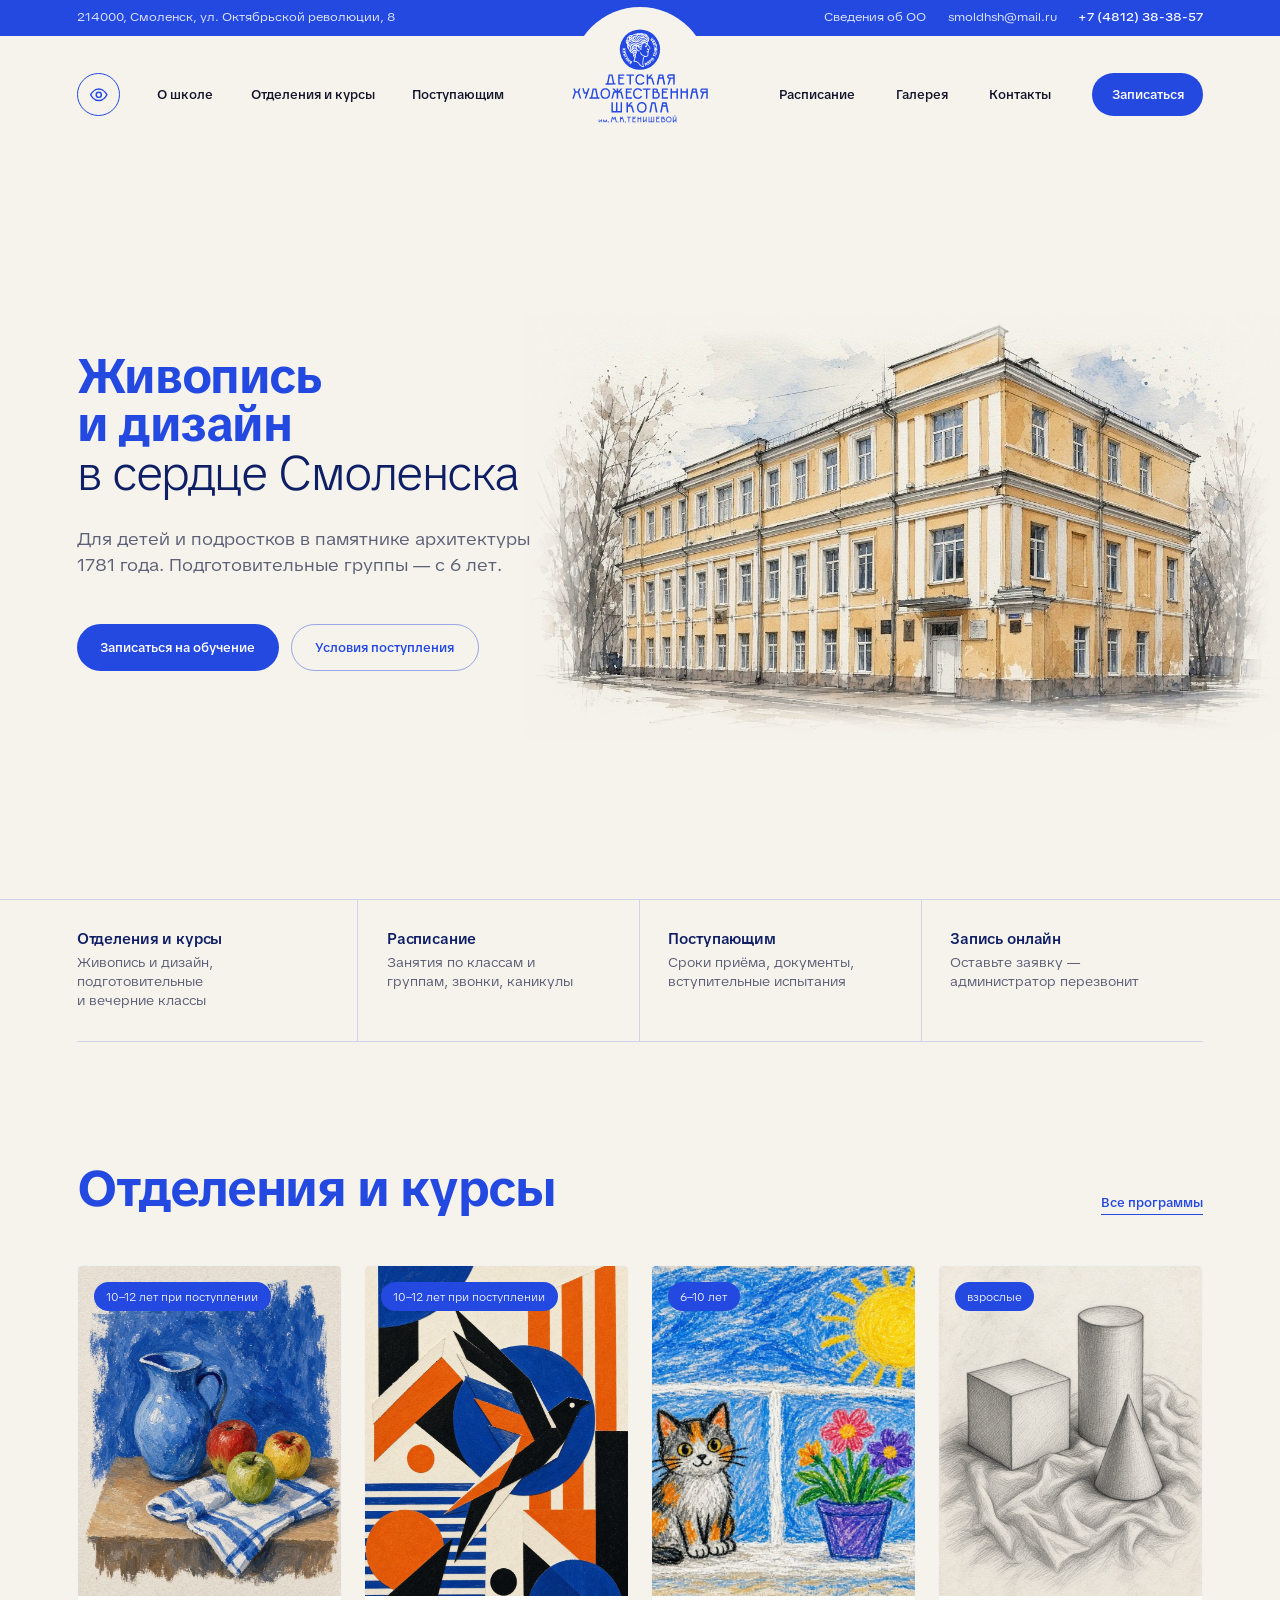
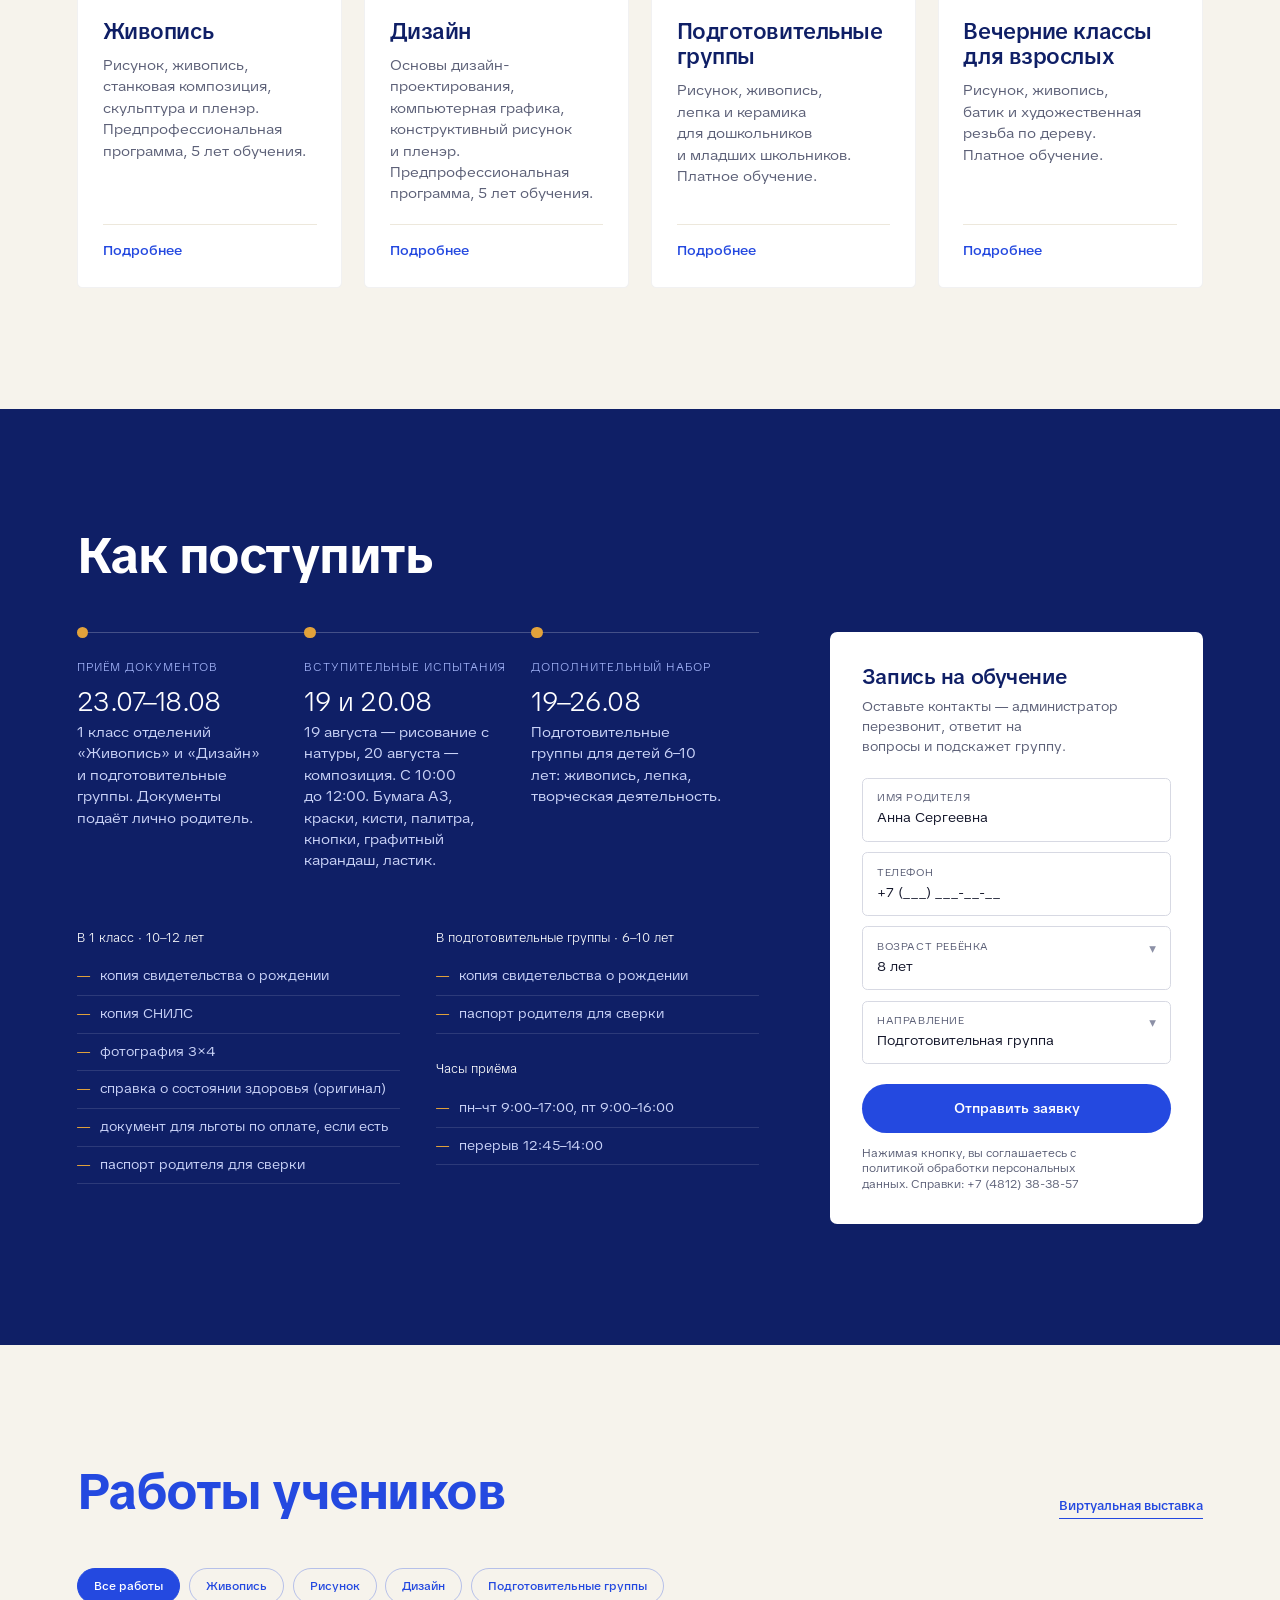
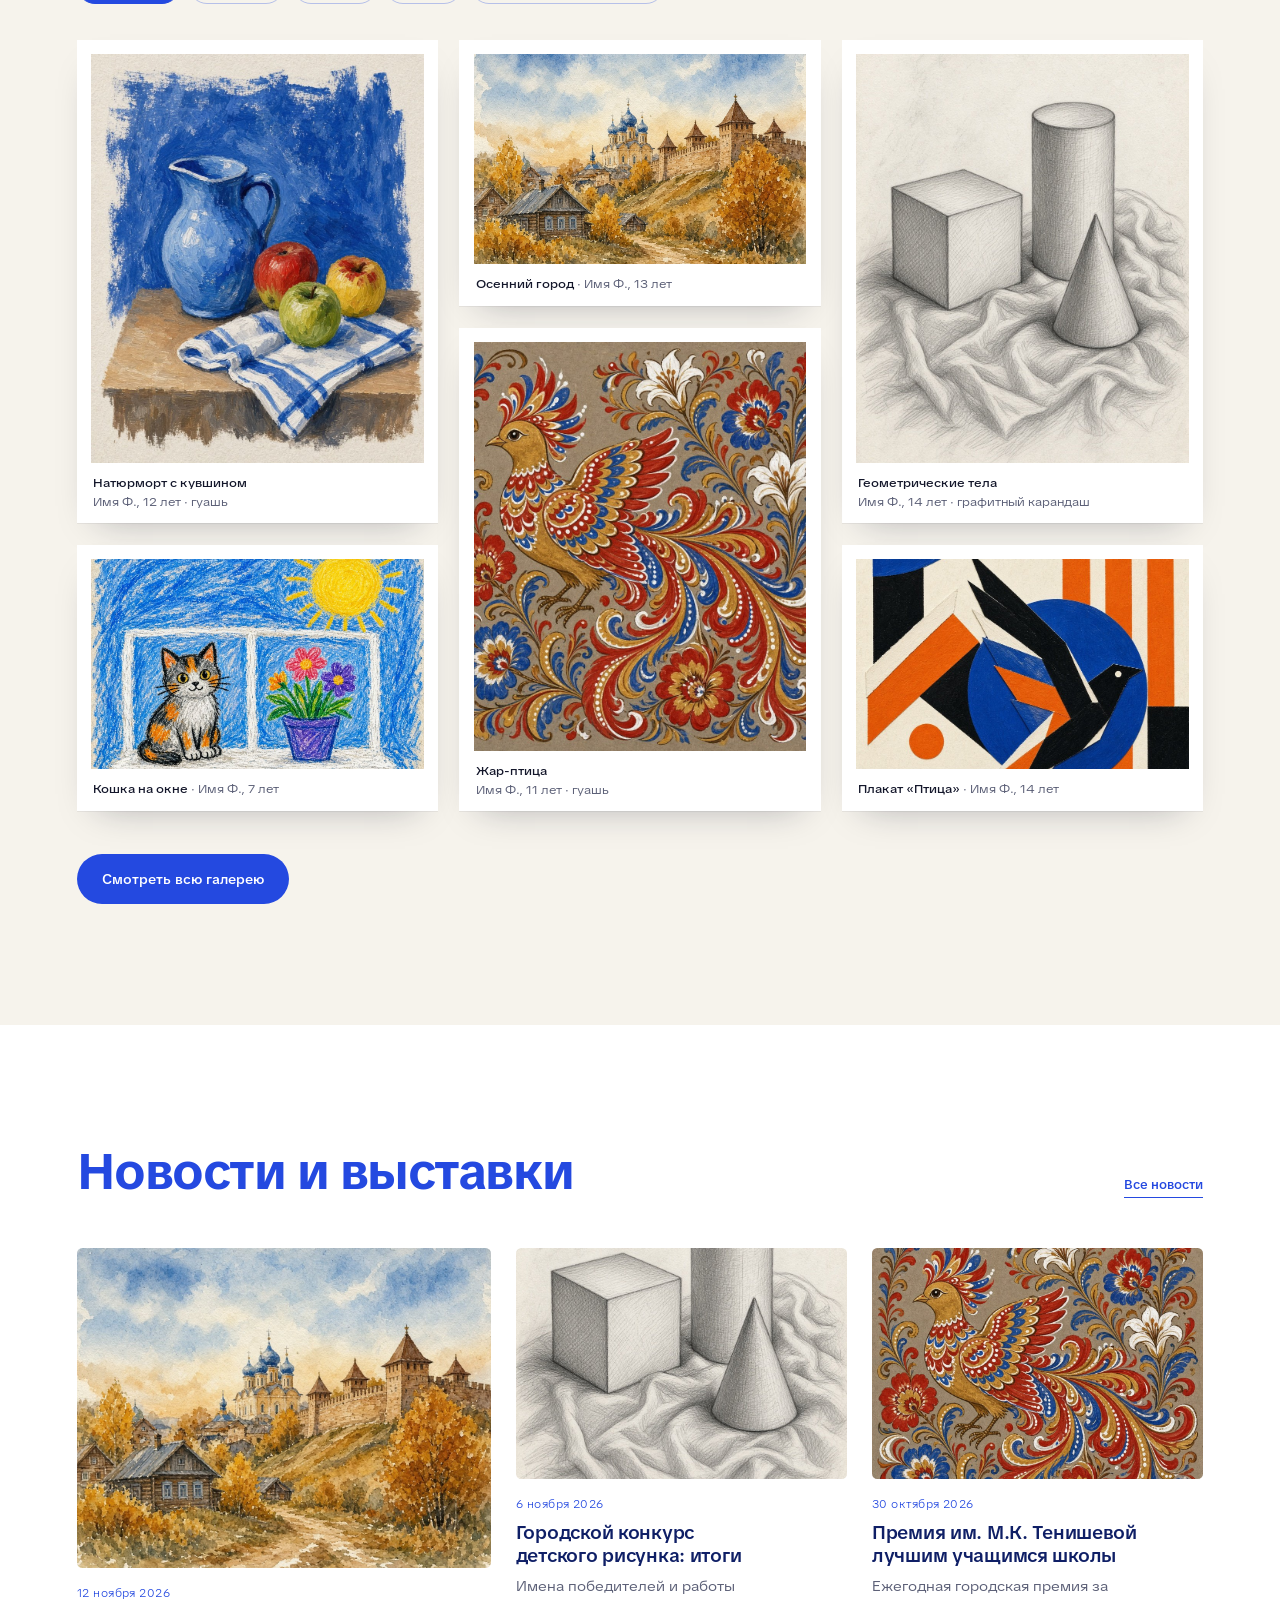
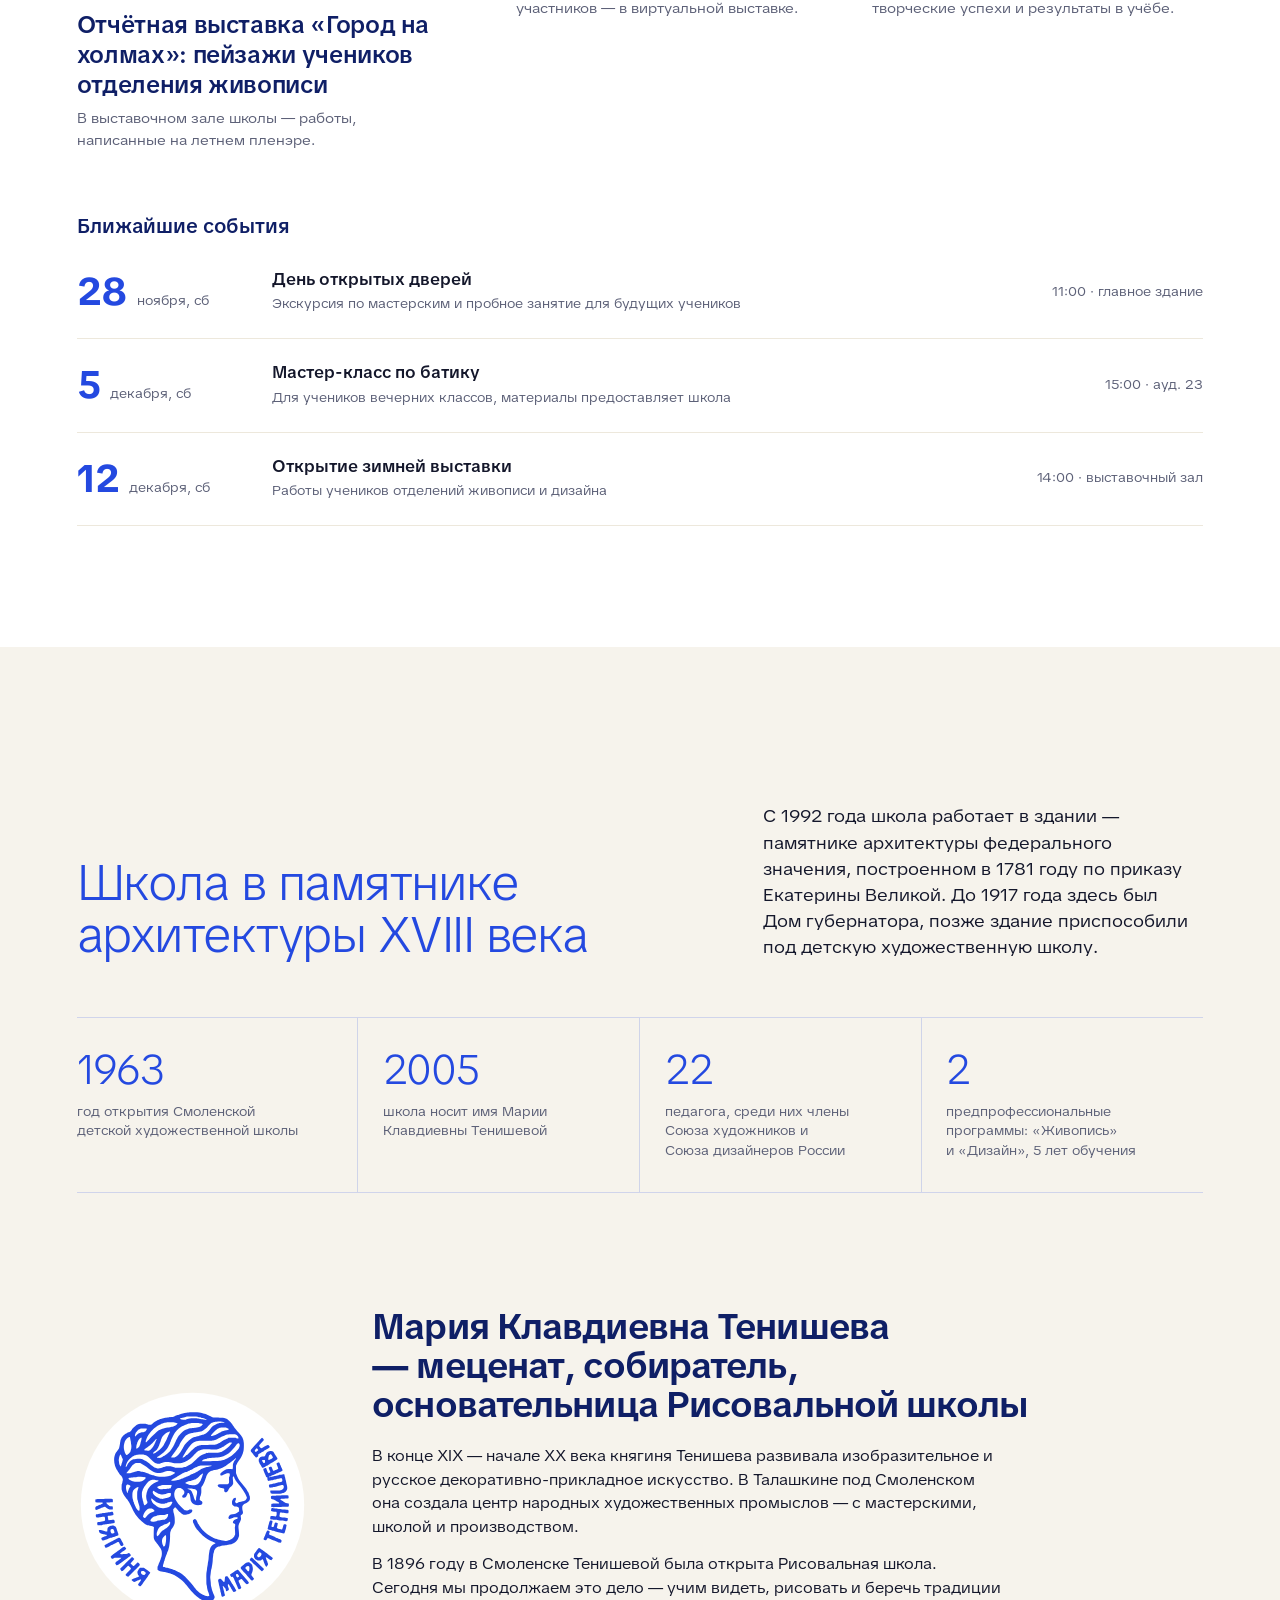
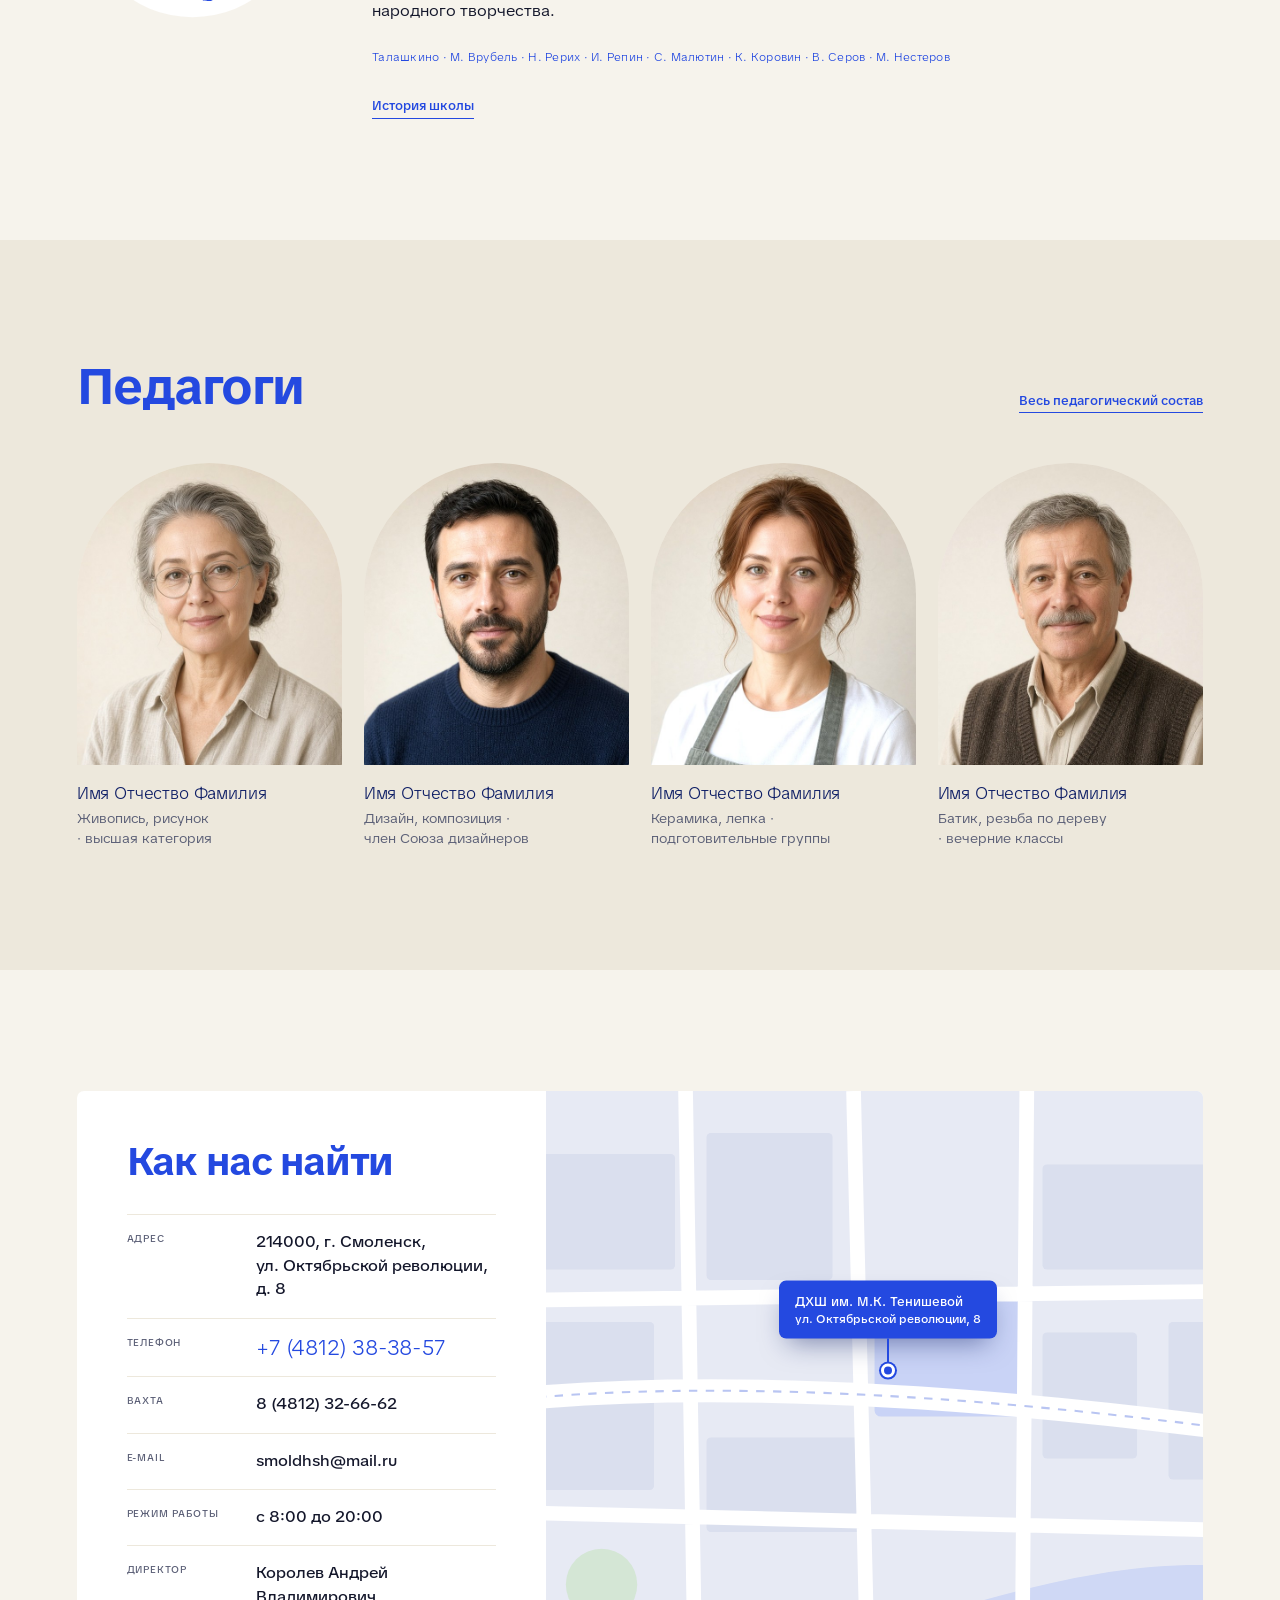
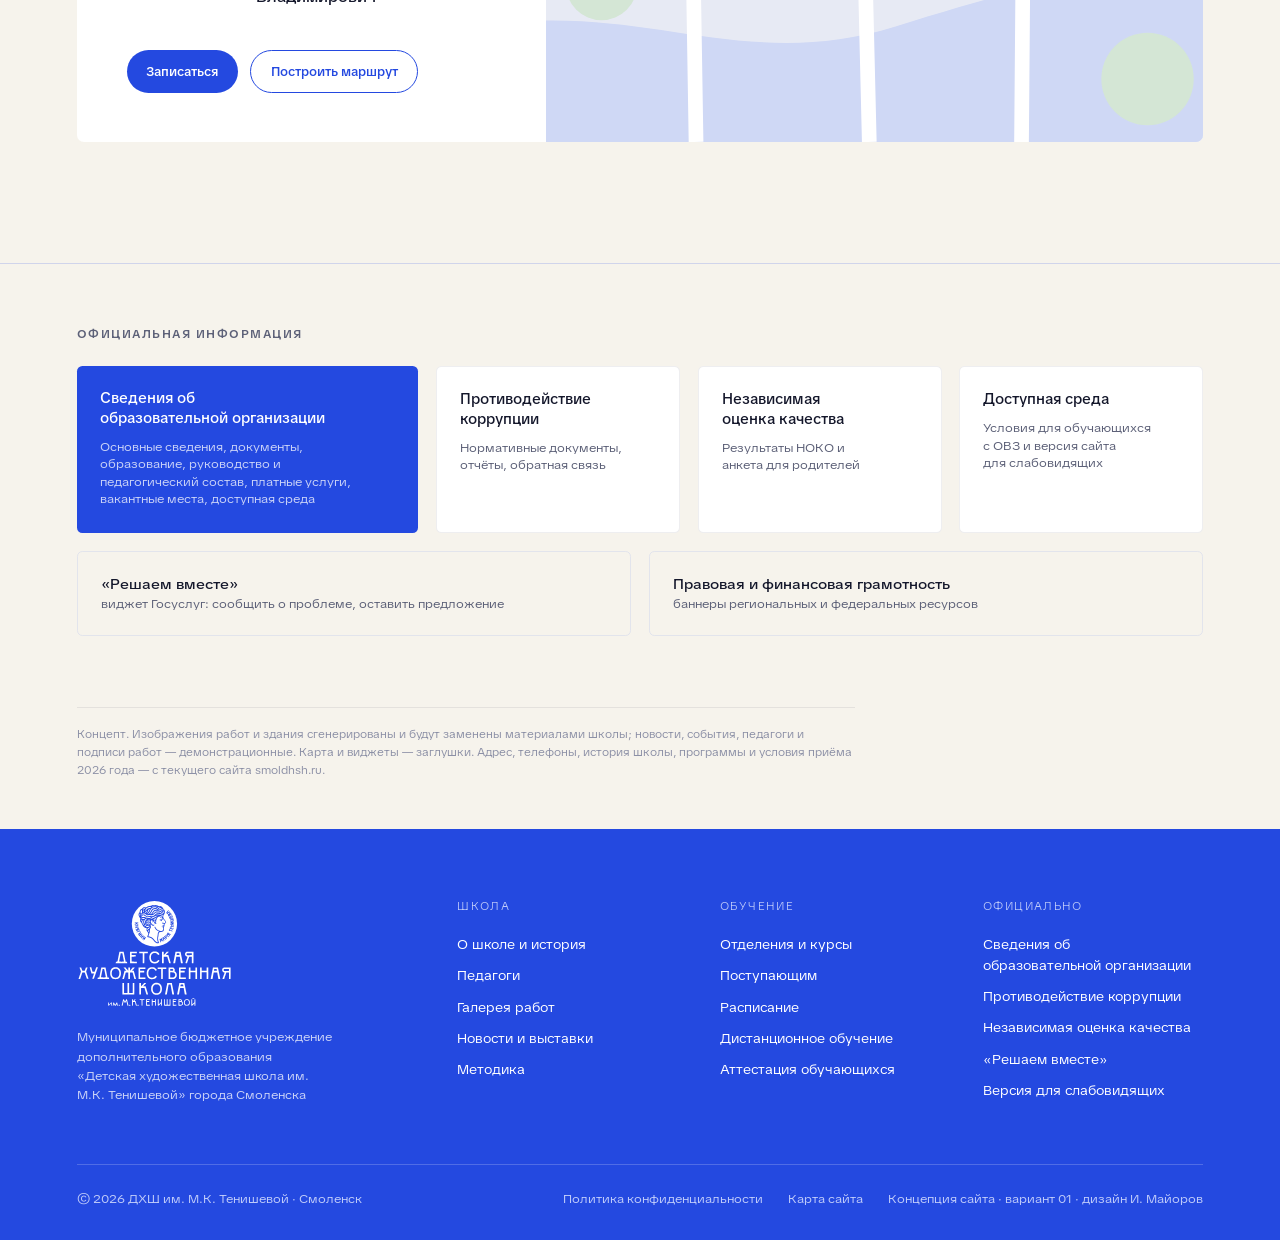
<file: index.html>
<!DOCTYPE html>
<html lang="ru">
<head>
<meta charset="utf-8">
<meta name="viewport" content="width=device-width, initial-scale=1">
<title>ДХШ им. М.К. Тенишевой — Смоленск · концепция главной, вариант 01</title>
<link rel="stylesheet" href="css/site.css">
</head>
<body>

<!-- ========== Утилитная строка ========== -->
<div class="util"><div class="wrap">
  <span>214000, Смоленск, ул. Октябрьской революции, 8</span>
  <span class="hours">Режим работы: 8:00–20:00</span>
  <span class="sp"></span>
  <a href="#" title="Сведения об образовательной организации">Сведения об&nbsp;ОО</a>
  <a href="#">smoldhsh@mail.ru</a>
  <a class="ph-top" href="#">+7 (4812) 38-38-57</a>
</div></div>

<!-- ========== Шапка: логотип по центру, меню 3 + 3 ========== -->
<header class="top"><div class="wrap">
  <div class="h-side l">
    <a class="eye-btn" href="#" title="Версия для слабовидящих" aria-label="Версия для слабовидящих"><svg viewBox="0 0 24 24" fill="none" stroke="currentColor" stroke-width="1.8"><path d="M2 12s3.6-7 10-7 10 7 10 7-3.6 7-10 7S2 12 2 12Z"/><circle cx="12" cy="12" r="3.2"/></svg><span class="lbl">Для слабовидящих</span></a>
    <nav class="main"><a href="index.html#about">О школе</a><a href="index.html#deps">Отделения и курсы</a><a href="index.html#admit">Поступающим</a></nav>
  </div>
  <a class="logo" href="index.html"><img src="img/logo-vertical-blue.svg" alt="Детская художественная школа им. М.К. Тенишевой"></a>
  <div class="h-side r">
    <nav class="main"><a href="schedule.html">Расписание</a><a href="index.html#gallery">Галерея</a><a href="index.html#contacts">Контакты</a></nav>
    <a class="btn btn-blue btn-sm" href="index.html#signup">Записаться</a>
  </div>
</div></header>

<!-- ========== Первый экран ========== -->
<section class="hero hero-bld" style="padding:0">
  <div class="wrap">
    <div class="hero-copy">
      <h1>Живопись и&nbsp;дизайн <em>в&nbsp;сердце Смоленска</em></h1>
      <p class="lead">Для детей и&nbsp;подростков в&nbsp;памятнике архитектуры 1781&nbsp;года. Подготовительные группы&nbsp;— с&nbsp;6&nbsp;лет.</p>
      <div class="cta">
        <a class="btn btn-blue" href="#signup">Записаться на обучение</a>
        <a class="btn btn-ghost" href="#admit">Условия поступления</a>
      </div>
    </div>
    <figure class="hero-pic"><img src="img/building-hero.jpg" alt="Здание школы — бывший Дом губернатора, акварельный скетч"></figure>
  </div>
</section>

<!-- ========== Быстрые маршруты ========== -->
<div class="routes"><div class="wrap"><div class="grid">
  <a class="route" href="#deps"><div><h3>Отделения и курсы</h3><p>Живопись и&nbsp;дизайн, подготовительные и&nbsp;вечерние классы</p></div></a>
  <a class="route" href="schedule.html"><div><h3>Расписание</h3><p>Занятия по классам и группам, звонки, каникулы</p></div></a>
  <a class="route" href="#admit"><div><h3>Поступающим</h3><p>Сроки приёма, документы, вступительные испытания</p></div></a>
  <a class="route" href="#signup"><div><h3>Запись онлайн</h3><p>Оставьте заявку — администратор перезвонит</p></div></a>
</div></div></div>

<!-- ========== Отделения и курсы ========== -->
<section id="deps">
  <div class="wrap">
    <div class="sec-head">
      <div><h2 class="sec">Отделения и курсы</h2></div>
      <a class="link" href="#">Все программы</a>
    </div>
  </div>
  <div class="deps-viewport">
    <div class="deps-track">
      <div class="deps">
        <article class="dep"><div class="ph"><img src="img/work-stilllife.jpg" alt="" style="object-position:50% 40%"><span class="age">10–12 лет при поступлении</span></div>
          <div class="body"><h3>Живопись</h3><p>Рисунок, живопись, станковая композиция, скульптура и&nbsp;пленэр. Предпрофессиональная программа, 5&nbsp;лет обучения.</p>
          <a class="more" href="#">Подробнее</a></div></article>
        <article class="dep"><div class="ph"><img src="img/work-poster.jpg" alt="" style="object-position:50% 35%"><span class="age">10–12 лет при поступлении</span></div>
          <div class="body"><h3>Дизайн</h3><p>Основы дизайн-проектирования, компьютерная графика, конструктивный рисунок и&nbsp;пленэр. Предпрофессиональная программа, 5&nbsp;лет обучения.</p>
          <a class="more" href="#">Подробнее</a></div></article>
        <article class="dep"><div class="ph"><img src="img/work-cat.jpg" alt=""><span class="age">6–10 лет</span></div>
          <div class="body"><h3>Подготовительные группы</h3><p>Рисунок, живопись, лепка и&nbsp;керамика для дошкольников и&nbsp;младших школьников. Платное обучение.</p>
          <a class="more" href="#">Подробнее</a></div></article>
        <article class="dep"><div class="ph"><img src="img/work-drawing.jpg" alt="" style="object-position:50% 55%"><span class="age">взрослые</span></div>
          <div class="body"><h3>Вечерние классы для взрослых</h3><p>Рисунок, живопись, батик и&nbsp;художественная резьба по&nbsp;дереву. Платное обучение.</p>
          <a class="more" href="#">Подробнее</a></div></article>
      </div>
    </div>
  </div>
</section>

<!-- ========== Поступление ========== -->
<section class="admit" id="admit">
  <div class="wrap" style="position:relative">
  <div class="sec-head">
    <div><h2 class="sec">Как поступить</h2></div>
  </div>
  <div class="admit-grid">
    <div>
      <div class="timeline">
        <div class="step"><div class="m">приём документов</div><div class="d">23.07–18.08</div><p>1 класс отделений «Живопись» и «Дизайн» и подготовительные группы. Документы подаёт лично родитель.</p></div>
        <div class="step"><div class="m">вступительные испытания</div><div class="d">19 и 20.08</div><p>19 августа — рисование с натуры, 20 августа — композиция. С&nbsp;10:00 до&nbsp;12:00. Бумага А3, краски, кисти, палитра, кнопки, графитный карандаш, ластик.</p></div>
        <div class="step"><div class="m">дополнительный набор</div><div class="d">19–26.08</div><p>Подготовительные группы для детей 6–10 лет: живопись, лепка, творческая деятельность.</p></div>
      </div>
      <div class="admit-cols">
        <div><h4>В 1 класс · 10–12 лет</h4><ul><li>копия свидетельства о рождении</li><li>копия СНИЛС</li><li>фотография 3×4</li><li>справка о состоянии здоровья (оригинал)</li><li>документ для льготы по&nbsp;оплате, если есть</li><li>паспорт родителя для сверки</li></ul></div>
        <div><h4>В подготовительные группы · 6–10 лет</h4><ul><li>копия свидетельства о рождении</li><li>паспорт родителя для сверки</li></ul>
          <h4 style="margin-top:1.875rem">Часы приёма</h4><ul><li>пн–чт 9:00–17:00, пт 9:00–16:00</li><li>перерыв 12:45–14:00</li></ul></div>
      </div>
    </div>
    <form class="signup" id="signup" onsubmit="return false">
      <h3>Запись на обучение</h3>
      <p class="s">Оставьте контакты — администратор перезвонит, ответит на вопросы и подскажет группу.</p>
      <div class="field"><div><small>Имя родителя</small><b>Анна Сергеевна</b></div></div>
      <div class="field"><div><small>Телефон</small><b>+7 (___) ___-__-__</b></div></div>
      <div class="field"><div><small>Возраст ребёнка</small><b>8 лет</b></div><span>▾</span></div>
      <div class="field"><div><small>Направление</small><b>Подготовительная группа</b></div><span>▾</span></div>
      <a class="btn btn-blue" href="#">Отправить заявку</a>
      <p class="fine">Нажимая кнопку, вы соглашаетесь с политикой обработки персональных данных. Справки: +7 (4812) 38-38-57</p>
    </form>
  </div>
  </div>
</section>

<!-- ========== Галерея ========== -->
<section id="gallery"><div class="wrap">
  <div class="sec-head">
    <div><h2 class="sec">Работы учеников</h2></div>
    <a class="link" href="#">Виртуальная выставка</a>
  </div>
  <div class="gal-filters"><span class="chip on">Все работы</span><span class="chip">Живопись</span><span class="chip">Рисунок</span><span class="chip">Дизайн</span><span class="chip">Подготовительные группы</span></div>
  <div class="salon">
    <figure class="w g1"><div class="pic"><img src="img/work-stilllife.jpg" alt=""></div><figcaption><span><b>Натюрморт с кувшином</b><br>Имя Ф., 12 лет · гуашь</span></figcaption></figure>
    <figure class="w g2"><div class="pic"><img src="img/work-landscape.jpg" alt=""></div><figcaption><span><b>Осенний город</b> · Имя Ф., 13 лет</span></figcaption></figure>
    <figure class="w g3"><div class="pic"><img src="img/work-drawing.jpg" alt=""></div><figcaption><span><b>Геометрические тела</b><br>Имя Ф., 14 лет · графитный карандаш</span></figcaption></figure>
    <figure class="w g4"><div class="pic"><img src="img/work-firebird.jpg" alt=""></div><figcaption><span><b>Жар-птица</b><br>Имя Ф., 11 лет · гуашь</span></figcaption></figure>
    <figure class="w g5"><div class="pic"><img src="img/work-cat.jpg" alt=""></div><figcaption><span><b>Кошка на окне</b> · Имя Ф., 7 лет</span></figcaption></figure>
    <figure class="w g6"><div class="pic"><img src="img/work-poster.jpg" alt="" style="object-position:50% 30%"></div><figcaption><span><b>Плакат «Птица»</b> · Имя Ф., 14 лет</span></figcaption></figure>
  </div>
  <div class="gal-foot"><a class="btn btn-blue" href="#">Смотреть всю галерею</a></div>
</div></section>

<!-- ========== Афиша ========== -->
<section class="news"><div class="wrap">
  <div class="sec-head">
    <div><h2 class="sec">Новости и выставки</h2></div>
    <a class="link" href="#">Все новости</a>
  </div>
  <div class="news-grid">
    <article class="card big"><div class="ph"><img src="img/work-landscape.jpg" alt=""></div><div class="date">12 ноября 2026</div><h3>Отчётная выставка «Город на холмах»: пейзажи учеников отделения живописи</h3><p>В выставочном зале школы — работы, написанные на летнем пленэре.</p></article>
    <article class="card"><div class="ph"><img src="img/work-drawing.jpg" alt="" style="object-position:50% 60%"></div><div class="date">6 ноября 2026</div><h3>Городской конкурс детского рисунка: итоги</h3><p>Имена победителей и работы участников — в виртуальной выставке.</p></article>
    <article class="card"><div class="ph"><img src="img/work-firebird.jpg" alt="" style="object-position:50% 30%"></div><div class="date">30 октября 2026</div><h3>Премия им. М.К. Тенишевой лучшим учащимся школы</h3><p>Ежегодная городская премия за творческие успехи и результаты в учёбе.</p></article>
  </div>
  <div class="events">
    <h3 class="events-title">Ближайшие события</h3>
    <a class="ev" href="#"><div class="ev-date"><b>28</b><span>ноября, сб</span></div><div class="ev-body"><h4>День открытых дверей</h4><p>Экскурсия по мастерским и пробное занятие для будущих учеников</p></div><div class="ev-meta">11:00 · главное здание</div></a>
    <a class="ev" href="#"><div class="ev-date"><b>5</b><span>декабря, сб</span></div><div class="ev-body"><h4>Мастер-класс по батику</h4><p>Для учеников вечерних классов, материалы предоставляет школа</p></div><div class="ev-meta">15:00 · ауд. 23</div></a>
    <a class="ev" href="#"><div class="ev-date"><b>12</b><span>декабря, сб</span></div><div class="ev-body"><h4>Открытие зимней выставки</h4><p>Работы учеников отделений живописи и&nbsp;дизайна</p></div><div class="ev-meta">14:00 · выставочный зал</div></a>
  </div>
</div></section>

<!-- ========== О школе ========== -->
<section class="about" id="about"><div class="wrap">
  <div class="sec-head" style="margin-bottom:2.5rem"><div></div></div>
  <div class="about-top">
    <h2 class="big">Школа в памятнике архитектуры XVIII века</h2>
    <p class="intro">С&nbsp;1992 года школа работает в&nbsp;здании&nbsp;— памятнике архитектуры федерального значения, построенном в&nbsp;1781 году по&nbsp;приказу Екатерины Великой. До&nbsp;1917 года здесь был Дом губернатора, позже здание приспособили под детскую художественную школу.</p>
  </div>
  <div class="facts">
    <div class="fact"><b>1963</b><span>год открытия Смоленской детской художественной школы</span></div>
    <div class="fact"><b>2005</b><span>школа носит имя Марии Клавдиевны Тенишевой</span></div>
    <div class="fact"><b>22</b><span>педагога, среди них члены Союза художников и Союза дизайнеров России</span></div>
    <div class="fact"><b>2</b><span>предпрофессиональные программы: «Живопись» и&nbsp;«Дизайн», 5&nbsp;лет обучения</span></div>
  </div>
  <div class="heritage">
    <div class="em"><img src="img/emblem.svg" alt="Медальон: княгиня Мария Тенишева"></div>
    <div>
      <h3>Мария Клавдиевна Тенишева — меценат, собиратель, основательница Рисовальной школы</h3>
      <p>В конце XIX — начале XX века княгиня Тенишева развивала изобразительное и русское декоративно-прикладное искусство. В Талашкине под Смоленском она создала центр народных художественных промыслов — с мастерскими, школой и производством.</p>
      <p>В 1896 году в Смоленске Тенишевой была открыта Рисовальная школа. Сегодня мы продолжаем это дело — учим видеть, рисовать и беречь традиции народного творчества.</p>
      <div class="names">Талашкино · М.&nbsp;Врубель · Н.&nbsp;Рерих · И.&nbsp;Репин · С.&nbsp;Малютин · К.&nbsp;Коровин · В.&nbsp;Серов · М.&nbsp;Нестеров</div>
      <a class="link" href="#">История школы</a>
    </div>
  </div>
</div></section>

<!-- ========== Педагоги ========== -->
<section class="teach"><div class="wrap">
  <div class="sec-head">
    <div><h2 class="sec">Педагоги</h2></div>
    <a class="link" href="#">Весь педагогический состав</a>
  </div>
  <div class="t-grid">
    <div class="t"><div class="ph"><img src="img/teacher-1.jpg" alt="Портрет педагога (демо)"></div><h4>Имя Отчество Фамилия</h4><p>Живопись, рисунок · высшая категория</p></div>
    <div class="t"><div class="ph"><img src="img/teacher-2.jpg" alt="Портрет педагога (демо)"></div><h4>Имя Отчество Фамилия</h4><p>Дизайн, композиция · член Союза дизайнеров</p></div>
    <div class="t"><div class="ph"><img src="img/teacher-3.jpg" alt="Портрет педагога (демо)"></div><h4>Имя Отчество Фамилия</h4><p>Керамика, лепка · подготовительные группы</p></div>
    <div class="t"><div class="ph"><img src="img/teacher-4.jpg" alt="Портрет педагога (демо)"></div><h4>Имя Отчество Фамилия</h4><p>Батик, резьба по дереву · вечерние классы</p></div>
    <div class="t xl"><div class="ph"><img src="img/teacher-5.jpg" alt="Портрет педагога (демо)"></div><h4>Имя Отчество Фамилия</h4><p>Рисунок, станковая композиция</p></div>
    <div class="t xl"><div class="ph"><img src="img/teacher-6.jpg" alt="Портрет педагога (демо)"></div><h4>Имя Отчество Фамилия</h4><p>История искусств</p></div>
  </div>
</div></section>

<!-- ========== Контакты ========== -->
<section class="contacts" id="contacts"><div class="wrap"><div class="grid">
  <div class="c-info">
    <div class="sec-head" style="margin-bottom:0;display:block"></div>
    <h2 class="sec">Как нас найти</h2>
    <div class="c-row"><small>Адрес</small><b>214000, г. Смоленск,<br>ул. Октябрьской революции, д. 8</b></div>
    <div class="c-row"><small>Телефон</small><b class="xl">+7 (4812) 38-38-57</b></div>
    <div class="c-row"><small>Вахта</small><b>8 (4812) 32-66-62</b></div>
    <div class="c-row"><small>E-mail</small><b>smoldhsh@mail.ru</b></div>
    <div class="c-row"><small>Режим работы</small><b>с 8:00 до 20:00</b></div>
    <div class="c-row"><small>Директор</small><b>Королев Андрей Владимирович</b></div>
    <div style="margin-top:1.75rem;display:flex;gap:0.875rem"><a class="btn btn-blue btn-sm" href="#signup">Записаться</a><a class="btn btn-ghost btn-sm" style="color:var(--blue)" href="#">Построить маршрут</a></div>
  </div>
  <div class="map">
    <svg viewBox="0 0 800 620" preserveAspectRatio="xMidYMid slice">
      <rect width="800" height="620" fill="#E7EAF4"/>
      <path d="M-20 520 C 160 470 260 560 420 510 S 700 430 840 470 L 840 640 L -20 640Z" fill="#CFD8F5"/>
      <g fill="#DADFEE"><rect x="60" y="60" width="150" height="110" rx="4"/><rect x="240" y="40" width="120" height="140" rx="4"/><rect x="560" y="70" width="180" height="100" rx="4"/><rect x="70" y="220" width="120" height="160" rx="4"/><rect x="560" y="230" width="90" height="120" rx="4"/><rect x="680" y="220" width="100" height="150" rx="4"/><rect x="240" y="330" width="150" height="90" rx="4"/></g>
      <rect x="400" y="200" width="140" height="110" rx="6" fill="#C9D3F6"/>
      <path d="M0 200 L800 190 M0 400 L800 420 M220 0 L230 620 M380 0 L395 620 M545 0 L540 620" stroke="#fff" stroke-width="14"/>
      <path d="M0 300 Q 300 260 800 330" stroke="#fff" stroke-width="22" fill="none"/>
      <path d="M0 300 Q 300 260 800 330" stroke="#B9C5F2" stroke-width="2" fill="none" stroke-dasharray="8 8"/>
      <circle cx="140" cy="470" r="34" fill="#D4E6D5"/><circle cx="660" cy="560" r="44" fill="#D4E6D5"/>
    </svg>
    <div class="pin"><div class="bub"><b>ДХШ им. М.К. Тенишевой</b>ул. Октябрьской революции, 8</div><div class="stem"></div><div class="dot"></div></div>
  </div>
</div></div></section>

<!-- ========== Обязательные ссылки и виджеты ========== -->
<div class="must"><div class="wrap">
  <h3>Официальная информация</h3>
  <div class="must-grid">
    <a class="mc svedenia" href="#"><h4>Сведения об образовательной организации</h4><p>Основные сведения, документы, образование, руководство и педагогический состав, платные услуги, вакантные места, доступная среда</p></a>
    <a class="mc" href="#"><h4>Противодействие коррупции</h4><p>Нормативные документы, отчёты, обратная связь</p></a>
    <a class="mc" href="#"><h4>Независимая оценка качества</h4><p>Результаты НОКО и анкета для родителей</p></a>
    <a class="mc" href="#"><h4>Доступная среда</h4><p>Условия для обучающихся с ОВЗ и версия сайта для слабовидящих</p></a>
  </div>
  <div class="gosweb">
    <div class="gw"><div><b>«Решаем вместе»</b>виджет Госуслуг: сообщить о проблеме, оставить предложение</div></div>
    <div class="gw"><div><b>Правовая и финансовая грамотность</b>баннеры региональных и федеральных ресурсов</div></div>
  </div>
</div></div>

<!-- ========== Сноска концепта ========== -->
<div class="footnote"><div class="wrap"><p>Концепт. Изображения работ и здания сгенерированы и будут заменены материалами школы; новости, события, педагоги и подписи работ — демонстрационные. Карта и виджеты — заглушки. Адрес, телефоны, история школы, программы и условия приёма 2026 года — с текущего сайта smoldhsh.ru.</p></div></div>

<!-- ========== Подвал ========== -->
<footer><div class="wrap">
  <div class="f-top">
    <div class="lg"><img src="img/logo-vertical-white.svg" alt="ДХШ им. М.К. Тенишевой"><p>Муниципальное бюджетное учреждение дополнительного образования «Детская художественная школа им. М.К. Тенишевой» города Смоленска</p></div>
    <div class="f-col"><h5>Школа</h5><a href="#">О школе и история</a><a href="#">Педагоги</a><a href="#">Галерея работ</a><a href="#">Новости и выставки</a><a href="#">Методика</a></div>
    <div class="f-col"><h5>Обучение</h5><a href="#">Отделения и курсы</a><a href="index.html#admit">Поступающим</a><a href="schedule.html">Расписание</a><a href="#">Дистанционное обучение</a><a href="#">Аттестация обучающихся</a></div>
    <div class="f-col"><h5>Официально</h5><a href="#">Сведения об образовательной организации</a><a href="#">Противодействие коррупции</a><a href="#">Независимая оценка качества</a><a href="#">«Решаем вместе»</a><a href="#">Версия для слабовидящих</a></div>
  </div>
  <div class="f-bot"><span>© 2026 ДХШ им. М.К. Тенишевой · Смоленск</span><div><a href="#">Политика конфиденциальности</a><a href="#">Карта сайта</a><span>Концепция сайта · вариант 01 · дизайн И. Майоров</span></div></div>
</div></footer>

<script src="js/site.js" defer></script>
</body>
</html>
</file>
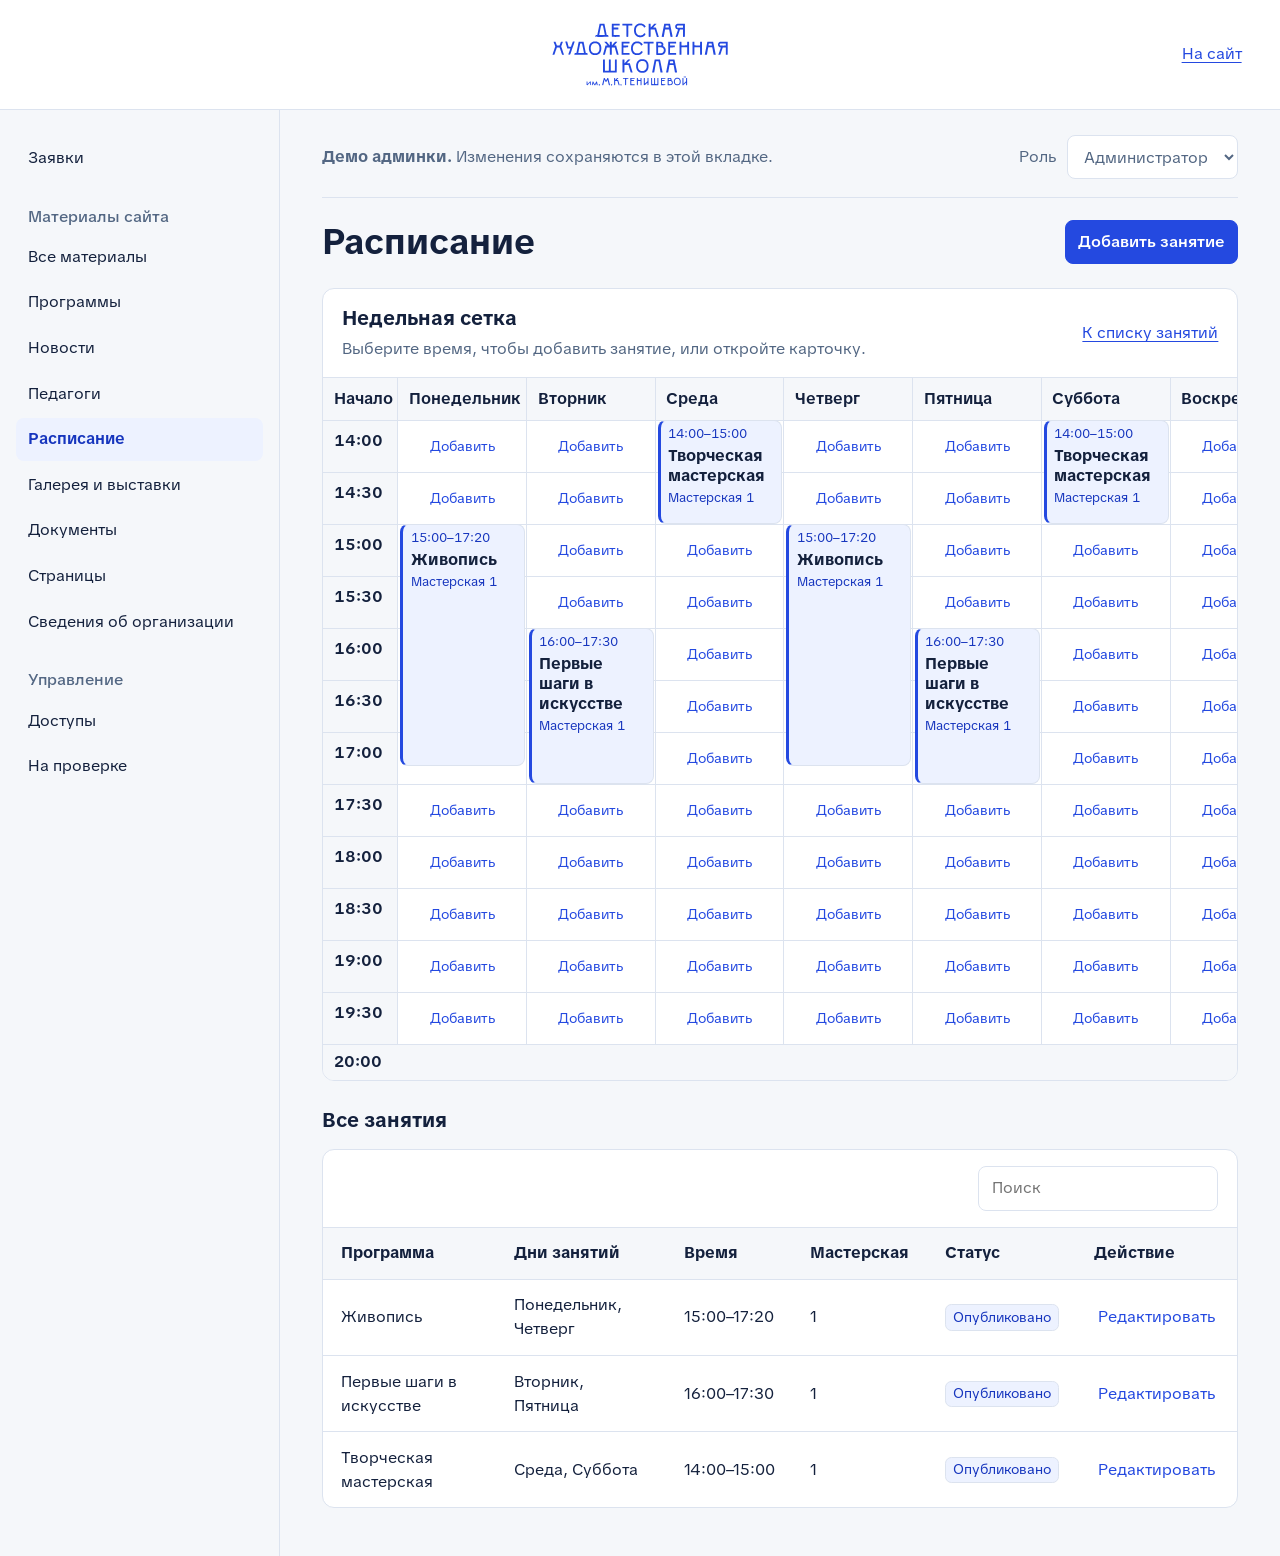
<file: admin/index.html>
<!doctype html>
<html lang="ru">
<head>
    <meta charset="utf-8">
    <meta name="viewport" content="width=device-width, initial-scale=1">
    <meta name="robots" content="noindex, nofollow">
    <title>Демо админки | ДХШ им. М. К. Тенишевой</title>
    <link rel="icon" href="../img/emblem.svg" type="image/svg+xml">
    <link rel="stylesheet" href="admin.css">
    <script src="admin.js" defer></script>
</head>
<body>
    <a class="skip" href="#main">Перейти к содержимому</a>
    <header class="topbar">
        <button class="menu-toggle" id="menu-toggle" type="button" aria-controls="sidebar" aria-expanded="false">Разделы</button>
        <a class="brand" href="#schedule" aria-label="ДХШ им. М. К. Тенишевой — к расписанию">
            <img src="wordmark.svg" width="180" height="66" alt="Детская художественная школа им. М. К. Тенишевой">
        </a>
        <a class="site-link" href="../">На сайт</a>
    </header>
    <div class="workspace">
        <aside class="sidebar" id="sidebar">
            <nav aria-label="Разделы админки">
                <ul class="menu"><li><a href="#applications">Заявки</a></li></ul>
                <h2>Материалы сайта</h2>
                <ul class="menu">
                    <li><a href="#all">Все материалы</a></li>
                    <li><a href="#programs">Программы</a></li>
                    <li><a href="#news">Новости</a></li>
                    <li><a href="#teachers">Педагоги</a></li>
                    <li><a href="#schedule">Расписание</a></li>
                    <li><a href="#gallery">Галерея и выставки</a></li>
                    <li><a href="#documents">Документы</a></li>
                    <li><a href="#pages">Страницы</a></li>
                    <li><a href="#information">Сведения об организации</a></li>
                </ul>
                <div id="management">
                    <h2>Управление</h2>
                    <ul class="menu">
                        <li><a href="#access">Доступы</a></li>
                        <li><a href="#review">На проверке</a></li>
                    </ul>
                </div>
            </nav>
        </aside>
        <main id="main" tabindex="-1">
            <div class="demo-bar">
                <p><strong>Демо админки.</strong> Изменения сохраняются в этой вкладке.</p>
                <label>Роль <select id="role">
                    <option value="editor">Редактор</option>
                    <option value="admin" selected>Администратор</option>
                </select></label>
            </div>
            <div class="page-header">
                <h1 id="page-title" tabindex="-1">Расписание</h1>
                <button class="primary" id="create" type="button">Добавить занятие</button>
            </div>
            <div id="content"></div>
            <p class="notice" id="notice" role="status" hidden></p>
        </main>
    </div>
    <dialog id="dialog" aria-labelledby="dialog-title">
        <form id="edit-form">
            <div class="dialog-head">
                <h2 id="dialog-title"></h2>
                <button type="button" id="close-dialog">Закрыть</button>
            </div>
            <div class="fields" id="fields"></div>
            <div class="dialog-actions" id="dialog-actions"></div>
        </form>
    </dialog>
</body>
</html>
</file>
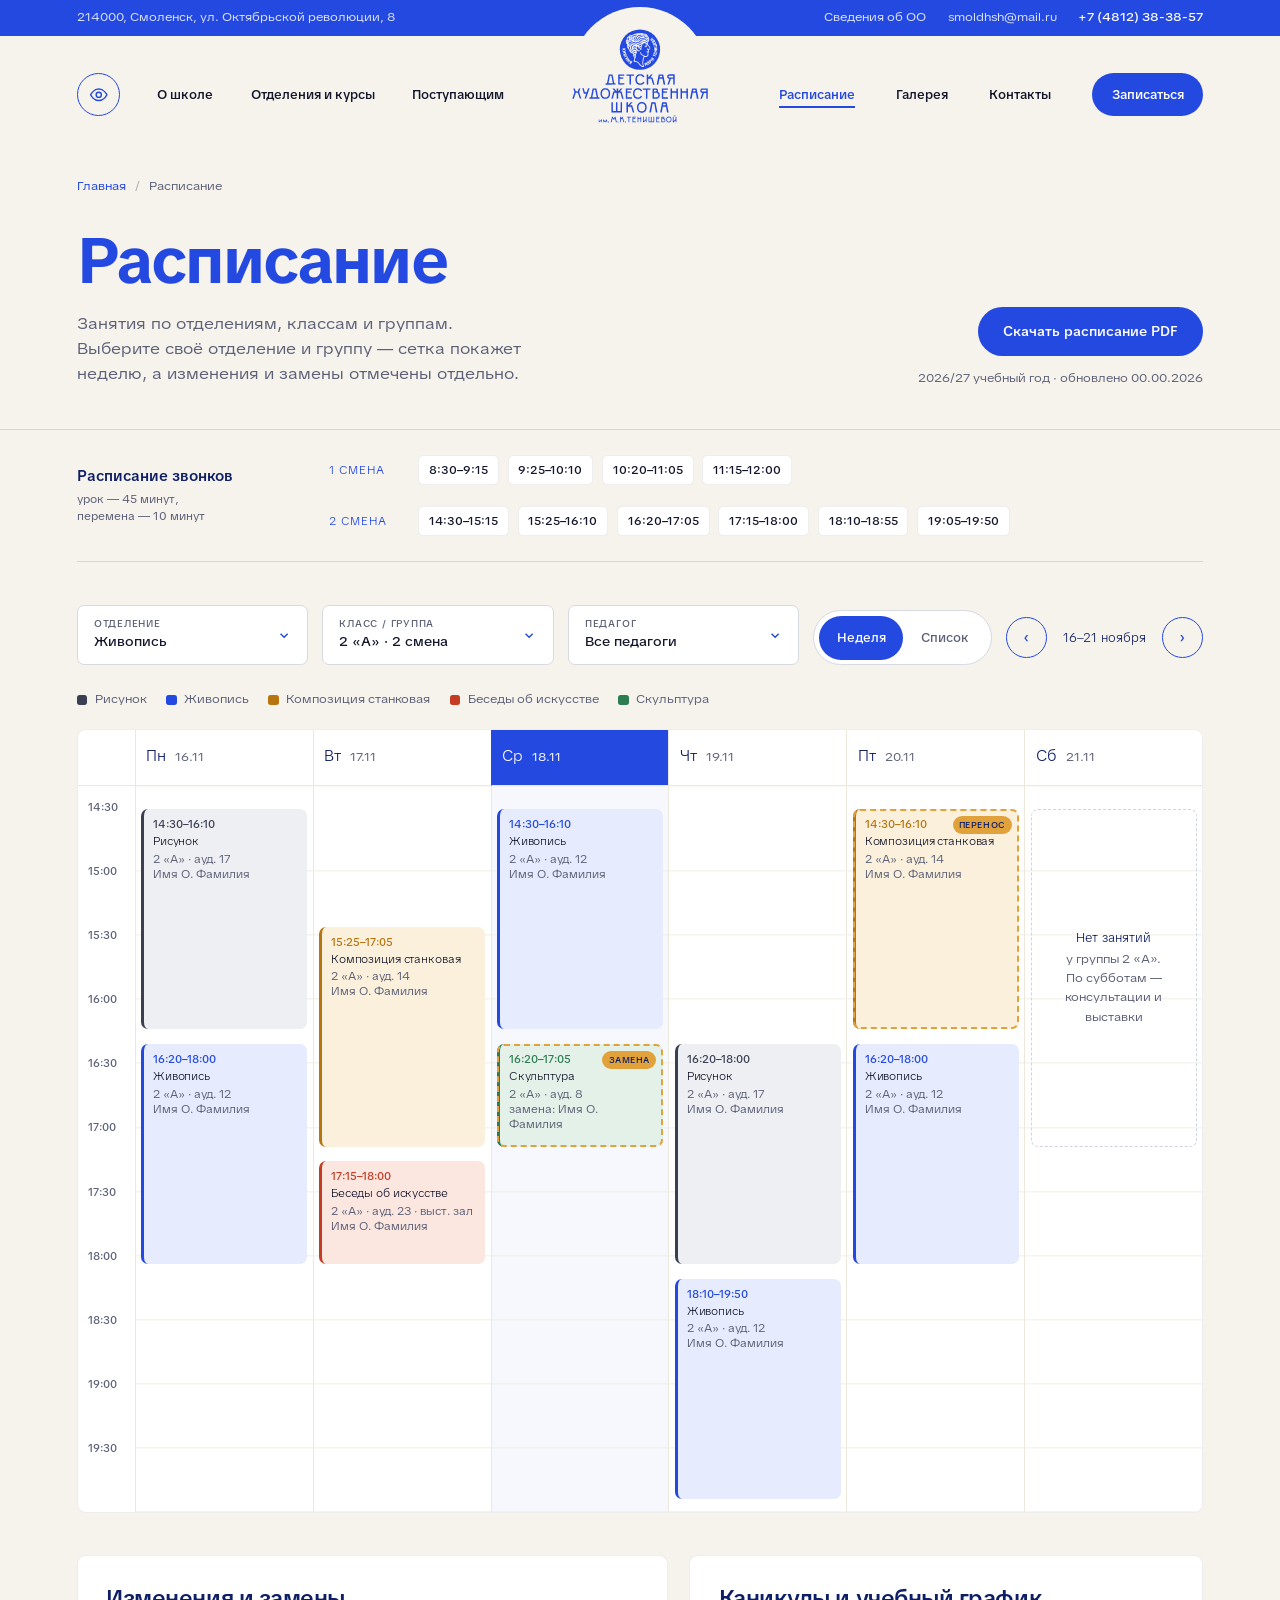
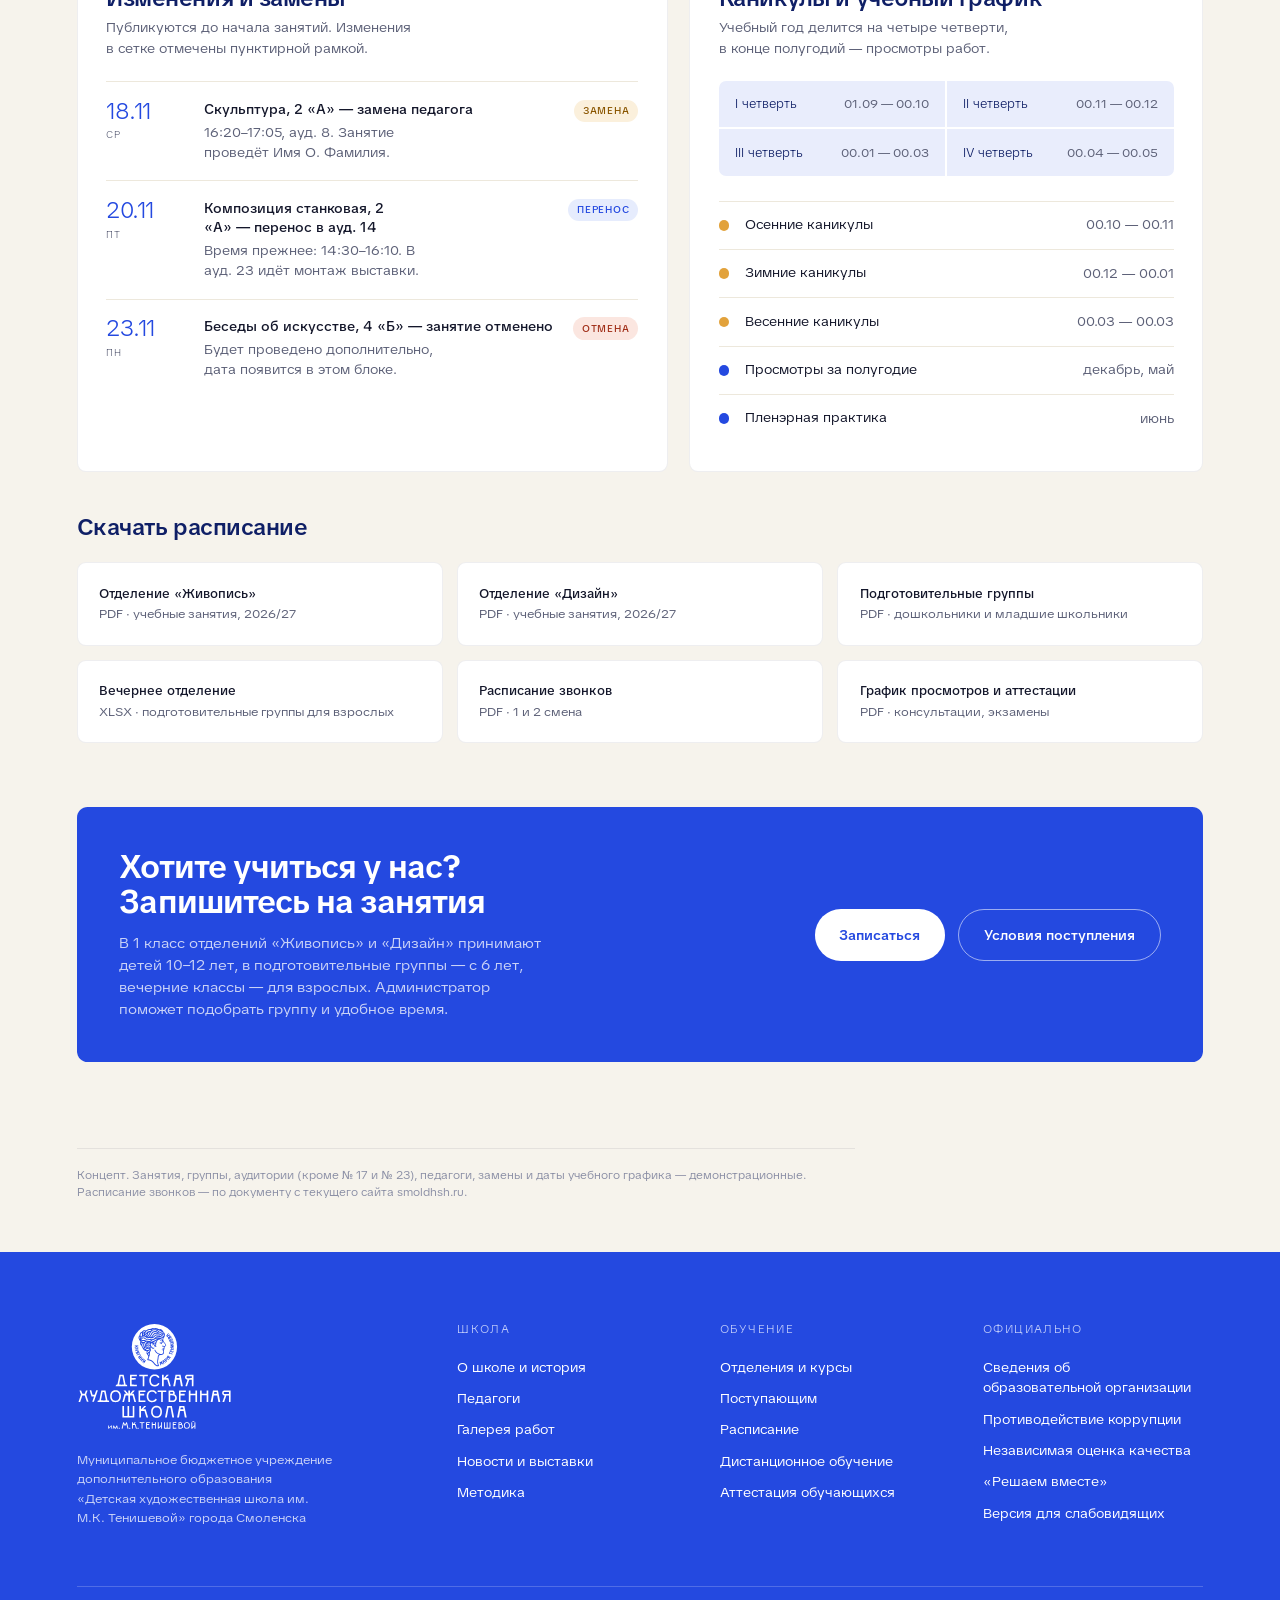
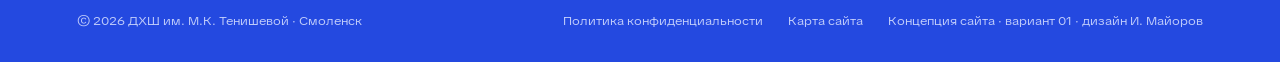
<file: schedule.html>
<!DOCTYPE html>
<html lang="ru">
<head>
<meta charset="utf-8">
<meta name="viewport" content="width=device-width, initial-scale=1">
<title>Расписание — ДХШ им. М.К. Тенишевой · концепция</title>
<link rel="stylesheet" href="css/site.css">
</head>
<body>

<!-- ========== Утилитная строка ========== -->
<div class="util"><div class="wrap">
  <span>214000, Смоленск, ул. Октябрьской революции, 8</span>
  <span class="hours">Режим работы: 8:00–20:00</span>
  <span class="sp"></span>
  <a href="#" title="Сведения об образовательной организации">Сведения об&nbsp;ОО</a>
  <a href="#">smoldhsh@mail.ru</a>
  <a class="ph-top" href="#">+7 (4812) 38-38-57</a>
</div></div>

<!-- ========== Шапка: логотип по центру, меню 3 + 3 ========== -->
<header class="top"><div class="wrap">
  <div class="h-side l">
    <a class="eye-btn" href="#" title="Версия для слабовидящих" aria-label="Версия для слабовидящих"><svg viewBox="0 0 24 24" fill="none" stroke="currentColor" stroke-width="1.8"><path d="M2 12s3.6-7 10-7 10 7 10 7-3.6 7-10 7S2 12 2 12Z"/><circle cx="12" cy="12" r="3.2"/></svg><span class="lbl">Для слабовидящих</span></a>
    <nav class="main"><a href="index.html#about">О школе</a><a href="index.html#deps">Отделения и курсы</a><a href="index.html#admit">Поступающим</a></nav>
  </div>
  <a class="logo" href="index.html"><img src="img/logo-vertical-blue.svg" alt="Детская художественная школа им. М.К. Тенишевой"></a>
  <div class="h-side r">
    <nav class="main"><a href="schedule.html" class="on" aria-current="page">Расписание</a><a href="index.html#gallery">Галерея</a><a href="index.html#contacts">Контакты</a></nav>
    <a class="btn btn-blue btn-sm" href="index.html#signup">Записаться</a>
  </div>
</div></header>


<main>
<div class="pg-head"><div class="wrap">
  <nav class="crumbs" aria-label="Хлебные крошки"><a href="index.html">Главная</a><i>/</i><span>Расписание</span></nav>
  <div class="row">
    <div>
      <h1>Расписание</h1>
      <p class="lead">Занятия по отделениям, классам и группам. Выберите своё отделение и группу — сетка покажет неделю, а изменения и замены отмечены отдельно.</p>
    </div>
    <div class="pg-actions">
      <div class="btns"><a class="btn btn-blue" href="#docs">Скачать расписание PDF</a></div>
      <small>2026/27 учебный год · обновлено 00.00.2026</small>
    </div>
  </div>
</div></div>

<div class="wrap">
  <div class="bells">
    <h3>Расписание звонков<small>урок — 45 минут, перемена — 10 минут</small></h3>
    <div class="shift"><b>1 смена</b><span>8:30–9:15</span><span>9:25–10:10</span><span>10:20–11:05</span><span>11:15–12:00</span></div>
    <div class="shift"><b>2 смена</b><span>14:30–15:15</span><span>15:25–16:10</span><span>16:20–17:05</span><span>17:15–18:00</span><span>18:10–18:55</span><span>19:05–19:50</span></div>
  </div>
</div>

<section class="sched" style="padding-top:3.06rem"><div class="wrap">
  <div class="toolbar">
    <div class="sel"><div><small>Отделение</small><b>Живопись</b></div><svg viewBox="0 0 20 20" fill="none" stroke="currentColor" stroke-width="2"><path d="M5 8l5 5 5-5"/></svg></div>
    <div class="sel"><div><small>Класс / группа</small><b>2 «А» · 2 смена</b></div><svg viewBox="0 0 20 20" fill="none" stroke="currentColor" stroke-width="2"><path d="M5 8l5 5 5-5"/></svg></div>
    <div class="sel"><div><small>Педагог</small><b>Все педагоги</b></div><svg viewBox="0 0 20 20" fill="none" stroke="currentColor" stroke-width="2"><path d="M5 8l5 5 5-5"/></svg></div>
    <div class="seg"><span class="on">Неделя</span><span>Список</span></div>
    <div class="weeknav"><a href="#">‹</a><b>16–21 ноября</b><a href="#">›</a></div>
  </div>
  <div class="legend">
    <span><i style="background:#3B3F52"></i>Рисунок</span><span><i style="background:#2449E0"></i>Живопись</span><span><i style="background:#B8740F"></i>Композиция станковая</span><span><i style="background:#C63C22"></i>Беседы об искусстве</span><span><i style="background:#2C7D52"></i>Скульптура</span>
  </div>
  <div class="week">
    <div class="corner"></div><div class="dh"><b>Пн</b><span>16.11</span></div><div class="dh"><b>Вт</b><span>17.11</span></div><div class="dh today"><b>Ср</b><span>18.11</span></div><div class="dh"><b>Чт</b><span>19.11</span></div><div class="dh"><b>Пт</b><span>20.11</span></div><div class="dh"><b>Сб</b><span>21.11</span></div>
    <div class="axis"><span style="grid-row:3">14:30</span><span style="grid-row:9">15:00</span><span style="grid-row:15">15:30</span><span style="grid-row:21">16:00</span><span style="grid-row:27">16:30</span><span style="grid-row:33">17:00</span><span style="grid-row:39">17:30</span><span style="grid-row:45">18:00</span><span style="grid-row:51">18:30</span><span style="grid-row:57">19:00</span><span style="grid-row:63">19:30</span></div><div class="day"><div class="les c-ris" style="grid-row:3/24"><span class="t">14:30–16:10</span><h4>Рисунок</h4><p>2 «А» · ауд. 17<br>Имя О. Фамилия</p></div><div class="les c-zh" style="grid-row:25/46"><span class="t">16:20–18:00</span><h4>Живопись</h4><p>2 «А» · ауд. 12<br>Имя О. Фамилия</p></div></div><div class="day"><div class="les c-kom" style="grid-row:14/35"><span class="t">15:25–17:05</span><h4>Композиция станковая</h4><p>2 «А» · ауд. 14<br>Имя О. Фамилия</p></div><div class="les c-bes" style="grid-row:36/46"><span class="t">17:15–18:00</span><h4>Беседы об искусстве</h4><p>2 «А» · ауд. 23 · выст. зал<br>Имя О. Фамилия</p></div></div><div class="day today"><div class="les c-zh" style="grid-row:3/24"><span class="t">14:30–16:10</span><h4>Живопись</h4><p>2 «А» · ауд. 12<br>Имя О. Фамилия</p></div><div class="les c-sk chg" style="grid-row:25/35"><span class="badge">замена</span><span class="t">16:20–17:05</span><h4>Скульптура</h4><p>2 «А» · ауд. 8<br>замена: Имя О. Фамилия</p></div></div><div class="day"><div class="les c-ris" style="grid-row:25/46"><span class="t">16:20–18:00</span><h4>Рисунок</h4><p>2 «А» · ауд. 17<br>Имя О. Фамилия</p></div><div class="les c-zh" style="grid-row:47/68"><span class="t">18:10–19:50</span><h4>Живопись</h4><p>2 «А» · ауд. 12<br>Имя О. Фамилия</p></div></div><div class="day"><div class="les c-kom chg" style="grid-row:3/24"><span class="badge">перенос</span><span class="t">14:30–16:10</span><h4>Композиция станковая</h4><p>2 «А» · ауд. 14<br>Имя О. Фамилия</p></div><div class="les c-zh" style="grid-row:25/46"><span class="t">16:20–18:00</span><h4>Живопись</h4><p>2 «А» · ауд. 12<br>Имя О. Фамилия</p></div></div><div class="day"><div class="free" style="grid-row:3/35"><div><b>Нет занятий</b>у группы 2 «А».<br>По субботам — консультации и выставки</div></div></div>
  </div>

  <div class="below">
    <div class="panel" id="changes">
      <h3>Изменения и замены</h3>
      <p class="s">Публикуются до начала занятий. Изменения в сетке отмечены пунктирной рамкой.</p>
      <div class="chg-item"><div class="d">18.11<small>ср</small></div><div><h4>Скульптура, 2 «А» — замена педагога</h4><p>16:20–17:05, ауд. 8. Занятие проведёт Имя О. Фамилия.</p></div><span class="kind k-zam">замена</span></div>
      <div class="chg-item"><div class="d">20.11<small>пт</small></div><div><h4>Композиция станковая, 2 «А» — перенос в ауд. 14</h4><p>Время прежнее: 14:30–16:10. В ауд. 23 идёт монтаж выставки.</p></div><span class="kind k-per">перенос</span></div>
      <div class="chg-item"><div class="d">23.11<small>пн</small></div><div><h4>Беседы об искусстве, 4 «Б» — занятие отменено</h4><p>Будет проведено дополнительно, дата появится в этом блоке.</p></div><span class="kind k-otm">отмена</span></div>
    </div>
    <div class="panel">
      <h3>Каникулы и учебный график</h3>
      <p class="s">Учебный год делится на четыре четверти, в конце полугодий — просмотры работ.</p>
      <div class="term"><div><b>I четверть</b><span>01.09 — 00.10</span></div><div><b>II четверть</b><span>00.11 — 00.12</span></div><div><b>III четверть</b><span>00.01 — 00.03</span></div><div><b>IV четверть</b><span>00.04 — 00.05</span></div></div>
      <ul class="hol">
        <li><i></i>Осенние каникулы<span>00.10 — 00.11</span></li>
        <li><i></i>Зимние каникулы<span>00.12 — 00.01</span></li>
        <li><i></i>Весенние каникулы<span>00.03 — 00.03</span></li>
        <li><i class="v"></i>Просмотры за полугодие<span>декабрь, май</span></li>
        <li><i class="v"></i>Пленэрная практика<span>июнь</span></li>
      </ul>
    </div>
  </div>

  <div class="docs" id="docs">
    <h3>Скачать расписание</h3>
    <div class="docs-grid">
      <a class="doc" href="#"><div><h4>Отделение «Живопись»</h4><p>PDF · учебные занятия, 2026/27</p></div></a>
      <a class="doc" href="#"><div><h4>Отделение «Дизайн»</h4><p>PDF · учебные занятия, 2026/27</p></div></a>
      <a class="doc" href="#"><div><h4>Подготовительные группы</h4><p>PDF · дошкольники и младшие школьники</p></div></a>
      <a class="doc" href="#"><div><h4>Вечернее отделение</h4><p>XLSX · подготовительные группы для взрослых</p></div></a>
      <a class="doc" href="#"><div><h4>Расписание звонков</h4><p>PDF · 1 и 2 смена</p></div></a>
      <a class="doc" href="#"><div><h4>График просмотров и аттестации</h4><p>PDF · консультации, экзамены</p></div></a>
    </div>
  </div>

  <div class="cta-band">
    <div><h3>Хотите учиться у нас? Запишитесь на занятия</h3><p>В&nbsp;1&nbsp;класс отделений «Живопись» и&nbsp;«Дизайн» принимают детей 10–12&nbsp;лет, в&nbsp;подготовительные группы&nbsp;— с&nbsp;6&nbsp;лет, вечерние классы&nbsp;— для взрослых. Администратор поможет подобрать группу и удобное время.</p></div>
    <div class="btns"><a class="btn btn-ochre" href="index.html#signup">Записаться</a><a class="btn btn-ghost" href="index.html#admit">Условия поступления</a></div>
  </div>
</div></section>
</main>

<div class="footnote"><div class="wrap"><p>Концепт. Занятия, группы, аудитории (кроме № 17 и № 23), педагоги, замены и даты учебного графика — демонстрационные. Расписание звонков — по документу с текущего сайта smoldhsh.ru.</p></div></div>

<!-- ========== Подвал ========== -->
<footer><div class="wrap">
  <div class="f-top">
    <div class="lg"><img src="img/logo-vertical-white.svg" alt="ДХШ им. М.К. Тенишевой"><p>Муниципальное бюджетное учреждение дополнительного образования «Детская художественная школа им. М.К. Тенишевой» города Смоленска</p></div>
    <div class="f-col"><h5>Школа</h5><a href="#">О школе и история</a><a href="#">Педагоги</a><a href="#">Галерея работ</a><a href="#">Новости и выставки</a><a href="#">Методика</a></div>
    <div class="f-col"><h5>Обучение</h5><a href="#">Отделения и курсы</a><a href="index.html#admit">Поступающим</a><a href="schedule.html">Расписание</a><a href="#">Дистанционное обучение</a><a href="#">Аттестация обучающихся</a></div>
    <div class="f-col"><h5>Официально</h5><a href="#">Сведения об образовательной организации</a><a href="#">Противодействие коррупции</a><a href="#">Независимая оценка качества</a><a href="#">«Решаем вместе»</a><a href="#">Версия для слабовидящих</a></div>
  </div>
  <div class="f-bot"><span>© 2026 ДХШ им. М.К. Тенишевой · Смоленск</span><div><a href="#">Политика конфиденциальности</a><a href="#">Карта сайта</a><span>Концепция сайта · вариант 01 · дизайн И. Майоров</span></div></div>
</div></footer>

<script src="js/site.js" defer></script>
</body>
</html>
</file>
<file: css/site.css>
/* ---------- Шрифты: локально, SIL OFL 1.1 ---------- */


@font-face{font-family:"TikTok Sans";src:url(../fonts/tiktok-sans-cyrillic-wdth-normal.woff2) format("woff2-variations");font-weight:300 900;font-stretch:75% 150%;font-display:swap;unicode-range:U+0301,U+0400-045F,U+0490-0491,U+04B0-04B1,U+2116}
@font-face{font-family:"TikTok Sans";src:url(../fonts/tiktok-sans-latin-wdth-normal.woff2) format("woff2-variations");font-weight:300 900;font-stretch:75% 150%;font-display:swap;unicode-range:U+0000-00FF,U+0131,U+0152-0153,U+02BB-02BC,U+02C6,U+02DA,U+02DC,U+0304,U+0308,U+0329,U+2000-206F,U+20AC,U+2122,U+2191,U+2193,U+2212,U+2215,U+FEFF,U+FFFD}

:root{
  --blue:#2449E0; --blue-d:#1A35A8; --blue-ink:#0F1F66; --blue-50:#E9EDFC;
  --paper:#F6F3EC; --paper-2:#EDE8DC; --white:#fff; --ink:#14172B; --muted:#5D6178;
  --ochre:#E2A23B; --red:#D9472B;
  --disp:"TikTok Sans",system-ui,sans-serif; --text:"TikTok Sans",system-ui,sans-serif;
  --pad:5.4rem; --maxw:103.75rem; --utilh:2.5rem; --hdrh:clamp(6rem,13svh,8.5rem);
}
*{box-sizing:border-box;margin:0;padding:0}
html{background:var(--paper)}
/* ---------- Fluid-масштаб: всё в rem, корень пропорционален ширине окна ----------
   Десктоп (≥1200px при шрифте браузера 16px): макет 1440 масштабируется целиком,
   1200 → 13.3px, 1440 → 16px, 1920+ → 21.3px (потолок, дальше контент центрируется).
   «1rem − 16px» добавляет пользовательский размер шрифта браузера (20px = +4px к корню),
   брейкпоинт в em — при крупном шрифте мобильный макет включается раньше.
   Ниже 1200 — мобильный/планшетный макет, корень мягко растёт от 390 (16px) до 17px. */
html{font-size:clamp(0.75rem,calc(1rem - 16px + 1.11112vw),1.1rem)}
@media (max-width:74.9375em){html{font-size:clamp(0.9375rem,calc(1rem - 1px + 0.2564vw),1.0625rem)}}
body{margin:0;font-family:var(--text);font-size:1.0625rem;line-height:1.55;color:var(--ink);background:var(--paper);-webkit-font-smoothing:antialiased}
a{color:inherit;text-decoration:none}
img{display:block;max-width:100%}
.wrap{width:100%;max-width:calc(var(--maxw) + 2*var(--pad));margin-inline:auto;padding-inline:var(--pad)}
.disp{font-family:var(--disp)}
.eyebrow{font-family:var(--disp);font-size:0.75rem;letter-spacing:.14em;text-transform:uppercase;font-weight:500}
.tag{display:inline-flex;align-items:center;gap:0.375rem;font:500 0.6562rem/1 var(--text);letter-spacing:.08em;text-transform:uppercase;padding:0.3125rem 0.5rem 0.25rem;border:1px dashed currentColor;border-radius:0.25rem;opacity:.75;white-space:nowrap}
.tag::before{content:"";width:0.375rem;height:0.375rem;border-radius:50%;background:currentColor}
.btn{display:inline-flex;align-items:center;gap:0.875rem;font:500 1rem/1 var(--text);padding:1.25rem 1.75rem;border-radius:62.4375rem;transition:.2s;white-space:nowrap}
.btn-ochre{background:var(--ochre);color:var(--blue-ink)}
.btn-blue{background:var(--blue);color:#fff}
.btn-ghost{border:1.5px solid currentColor}
.arr{width:1.125rem;height:1.125rem;flex:none}
h2.sec{font:300 3.5rem/1.05 var(--disp);letter-spacing:-.02em;color:var(--blue)}
.sec-head{display:grid;grid-template-columns:1fr auto;align-items:end;gap:2.5rem;margin-bottom:3.5rem}
.sec-head .num{font:300 0.8125rem/1 var(--disp);color:var(--blue);letter-spacing:.1em;margin-bottom:1.25rem;display:flex;gap:0.875rem;align-items:center}
.sec-head .num::after{content:"";width:4rem;height:1px;background:var(--blue)}
.link{font:500 0.9375rem/1 var(--text);color:var(--blue);display:inline-flex;gap:0.625rem;align-items:center;border-bottom:1.5px solid currentColor;padding-bottom:0.375rem}

/* ---------- Утилитная строка + шапка ---------- */
.util{background:var(--blue-ink);color:#C9D2F7;font-size:0.8438rem}
.util .wrap{display:flex;align-items:center;gap:1.5028rem;height:var(--utilh)}
.util .sp{flex:1}
.util a:hover{color:#fff}
.util .ph-top{color:#fff;font-weight:500;letter-spacing:.01em}
header.top{background:var(--paper);border-bottom:1px solid rgba(36,73,224,.18);position:relative;z-index:5}
header.top .wrap{display:grid;grid-template-columns:1fr auto 1fr;align-items:center;height:var(--hdrh);gap:1.75rem}
.h-side{display:flex;align-items:center;gap:1.5rem;min-width:0}
.h-side.l{justify-content:space-between}
.h-side.r{justify-content:space-between}
.logo{display:block;justify-self:center}
.logo img{height:calc(var(--hdrh) - 1.875rem);width:auto}
nav.main{display:flex;gap:1.5028rem;font:500 0.9375rem/1 var(--text);white-space:nowrap}
nav.main a{position:relative;padding:0.5rem 0}
nav.main a.on{color:var(--blue)}
nav.main a.on::after{content:"";position:absolute;left:0;right:0;bottom:0;height:2px;background:var(--blue)}
.eye-btn{display:inline-flex;align-items:center;gap:0.625rem;height:3rem;padding:0 0.875rem;border-radius:62.4375rem;border:1.5px solid var(--blue);color:var(--blue);font:500 0.875rem/1 var(--text);white-space:nowrap}
.eye-btn svg{width:1.375rem;height:1.375rem;flex:none}
.eye-btn .lbl-s{display:none}
.btn-sm{height:3rem;padding:0 1.3791rem;font-size:0.9375rem}
/* макет пропорциональный — состояние 1440 на всех десктопных ширинах */
.eye-btn .lbl{display:none}.eye-btn{width:3rem;padding:0;justify-content:center;flex:none}
/* хлебные крошки */
.crumbs{font-size:0.875rem;color:var(--muted);display:flex;gap:0.625rem;align-items:center;padding:1.75rem 0 0}
.crumbs a{color:var(--blue)}
.crumbs i{font-style:normal;opacity:.5}

/* ---------- Первый экран ---------- */
.hero{--heroh:max(32.5rem,calc(100svh - var(--utilh) - var(--hdrh)));position:relative;background:var(--blue);color:#fff;height:var(--heroh);overflow:hidden}
.hero .wrap{display:grid;grid-template-columns:minmax(0,1fr) auto;gap:3.6rem;height:100%}
.hero-copy{position:relative;z-index:2;display:flex;flex-direction:column;justify-content:center;padding-bottom:calc(var(--heroh)*.04)}
.hero h1{font:300 min(4.815rem,calc(var(--heroh)*.115))/1.02 var(--disp);letter-spacing:-.035em;margin:0 0 calc(var(--heroh)*.045)}
.hero h1 em{font-style:normal;font-weight:300;color:#BFCBFA}
.hero p.lead{font-size:min(1.2075rem,calc(var(--heroh)*.03));line-height:1.5;color:#E3E8FD;max-width:27em}
.hero .cta{display:flex;gap:0.875rem;margin-top:calc(var(--heroh)*.06)}
.hero .cta .btn{font-size:0.9475rem;padding:1.125rem 1.645rem}
.hero .btn-ghost{color:#fff}
/* развеска: размеры от высоты первого экрана */
.hang{position:relative;height:100%;container-type:size;width:calc(var(--heroh)*.7607 + 3.75rem)}
.hang-in{display:flex;gap:3.6cqh;justify-content:flex-end;height:100%}
.hang .col{display:flex;flex-direction:column;align-items:flex-start;gap:3.6cqh}
.hang .c1{padding-top:8cqh}.hang .c2{padding-top:13cqh}.hang .c3{display:none}
.frame{background:#fff;padding:0.875rem;box-shadow:0 1.875rem 3.75rem -1.5rem rgba(8,20,80,.5);width:fit-content}
.frame .pic{overflow:hidden;background:var(--paper-2)}
.frame .pic img{width:100%;height:100%;object-fit:cover}
.arch .pic{border-radius:62.4375rem 62.4375rem 0 0}
.f1 .pic{height:50cqh;aspect-ratio:300/380}
.f2 .pic{height:33cqh;aspect-ratio:1}
.f3 .pic{height:21cqh;aspect-ratio:2/1}
.f4 .pic{height:30cqh;aspect-ratio:230/224}
.hero-note{position:absolute;right:0;top:1.375rem;z-index:3}

/* ---------- Быстрые маршруты ---------- */
.routes{position:relative;z-index:4;margin-top:-1px;background:var(--paper)}
.routes .grid{display:grid;grid-template-columns:repeat(4,1fr);border-bottom:1px solid rgba(36,73,224,.18)}
.route{flex-direction:column;gap:0.375rem !important;padding:2.125rem 2rem 2.125rem 0;display:flex;gap:1.25rem;align-items:flex-start;border-right:1px solid rgba(36,73,224,.18);padding-left:2rem}
.route:first-child{padding-left:0}
.route:last-child{border-right:0}
.route .ic{width:3.25rem;height:3.25rem;border-radius:50%;background:var(--blue-50);color:var(--blue);display:grid;place-items:center;flex:none}
.route .ic svg{width:1.625rem;height:1.625rem}
.route h3{font:300 1.0625rem/1.25 var(--disp);color:var(--blue-ink);margin-bottom:0.375rem;letter-spacing:-.01em}
.route p{font-size:0.9103rem;color:var(--muted);line-height:1.45}

section{padding:8.51rem 0}

/* ---------- Отделения ---------- */
.deps{display:grid;grid-template-columns:repeat(6,1fr);gap:1.5rem}
.dep{grid-column:span 2;background:#fff;border-radius:0.375rem;overflow:hidden;display:flex;flex-direction:column;border:1px solid rgba(20,23,43,.06)}
.dep.wide{grid-column:span 3}
.dep .ph{height:14.375rem;position:relative;overflow:hidden}
.dep.wide .ph{height:16.2535rem}
.dep .ph img{width:100%;height:100%;object-fit:cover}
.dep .age{position:absolute;left:1.125rem;top:1.125rem;background:var(--blue);color:#fff;font:300 0.8125rem/1 var(--disp);padding:0.625rem 0.875rem;border-radius:62.4375rem}
.dep .body{padding:1.625rem 1.75rem 1.75rem;display:flex;flex-direction:column;flex:1}
.dep h3{font:300 1.5643rem/1.15 var(--disp);color:var(--blue-ink);letter-spacing:-.02em;margin-bottom:0.75rem}
.dep p{font-size:0.9724rem;color:var(--muted);flex:1}
.dep .meta{display:flex;justify-content:space-between;align-items:center;margin-top:1.375rem;padding-top:1.125rem;border-top:1px solid var(--paper-2);font-size:0.875rem}
.dep .meta span{color:var(--muted)}
.dep .meta a{color:var(--blue);font-weight:500;display:flex;gap:0.5rem;align-items:center}
.ph-solid{display:grid;place-items:center;background:var(--blue-50);color:var(--blue)}
.ph-solid svg{width:7.5rem;height:7.5rem;opacity:.9}

/* ---------- Поступление ---------- */
.admit{background:var(--blue-ink);color:#fff;position:relative;overflow:hidden}
.admit h2.sec{color:#fff}
.admit .sec-head .num{color:#9FB0F5}.admit .sec-head .num::after{background:#9FB0F5}
.admit-grid{display:grid;grid-template-columns:1fr 26.25rem;gap:5.0027rem}
.timeline{display:grid;grid-template-columns:repeat(3,1fr);gap:0;border-top:1px solid rgba(255,255,255,.22)}
.step{padding:2rem 1.75rem 0 0;position:relative}
.step::before{content:"";position:absolute;top:-0.4375rem;left:0;width:0.8125rem;height:0.8125rem;border-radius:50%;background:var(--ochre)}
.step .d{font:300 1.875rem/1.1 var(--disp);letter-spacing:-.02em;margin-bottom:0.375rem}
.step .m{font:300 0.8125rem/1 var(--disp);color:#9FB0F5;letter-spacing:.08em;text-transform:uppercase;margin-bottom:1rem}
.step p{font-size:0.9724rem;color:#C9D2F7}
.admit-cols{display:grid;grid-template-columns:repeat(auto-fit,minmax(18.75rem,1fr));gap:2.5rem;margin-top:4rem}
.admit-cols h4{font:300 0.9375rem/1.3 var(--disp);margin-bottom:0.875rem;color:#fff}
.admit-cols ul{list-style:none;font-size:0.9375rem;color:#C9D2F7}
.admit-cols li{padding:0.5625rem 0;border-bottom:1px solid rgba(255,255,255,.12);display:flex;gap:0.75rem}
.admit-cols li::before{content:"—";color:var(--ochre)}
.signup{background:#fff;color:var(--ink);border-radius:0.5rem;padding:2.25rem;align-self:start}
.signup h3{font:300 1.5rem/1.2 var(--disp);color:var(--blue-ink);margin-bottom:0.5rem;letter-spacing:-.02em}
.signup p.s{font-size:0.9062rem;color:var(--muted);margin-bottom:1.5rem}
.field{border:1px solid #D7D9E3;border-radius:0.375rem;padding:0.8125rem 1rem;margin-bottom:0.75rem;font-size:0.9375rem;color:#8C90A6;display:flex;justify-content:space-between}
.field small{font-size:0.6875rem;color:var(--muted);text-transform:uppercase;letter-spacing:.06em;display:block;margin-bottom:0.1875rem}
.field div{display:flex;flex-direction:column}
.field b{font-weight:400;color:var(--ink)}
.signup .btn{width:100%;justify-content:center;margin-top:0.625rem}
.signup .fine{font-size:0.75rem;color:var(--muted);margin-top:0.875rem;line-height:1.45}
.admit .medal2{position:absolute;right:-12.5rem;bottom:-16.25rem;width:38.75rem;opacity:.06}
.admit .tag{color:#9FB0F5}

/* ---------- Галерея ---------- */
.gal-filters{display:flex;gap:0.625rem;margin-bottom:2.5rem}
.chip{font:500 0.875rem/1 var(--text);padding:0.75rem 1.125rem;border-radius:62.4375rem;border:1px solid rgba(36,73,224,.3);color:var(--blue)}
.chip.on{background:var(--blue);color:#fff;border-color:var(--blue)}
.salon{display:grid;grid-template-columns:repeat(12,1fr);grid-template-rows:18.75rem 13.7521rem 18.75rem;gap:1.5028rem}
.w{background:#fff;padding:1rem 1rem 0;display:flex;flex-direction:column;box-shadow:0 1px 0 rgba(20,23,43,.06),0 1.125rem 2.5rem -1.5rem rgba(20,23,43,.35)}
.w .pic{flex:1;overflow:hidden;min-height:0}
.w .pic img{width:100%;height:100%;object-fit:cover}
.w figcaption{display:flex;justify-content:space-between;align-items:baseline;gap:0.75rem;padding:0.75rem 2px 0.875rem;font-size:0.8129rem;color:var(--muted)}
.w figcaption b{font-weight:500;color:var(--ink);font-size:0.875rem}
.g1{grid-column:1/5;grid-row:1/3}
.g2{grid-column:5/9;grid-row:1/2}
.g3{grid-column:9/13;grid-row:1/3}
.g4{grid-column:5/9;grid-row:2/4}
.g5{grid-column:1/5;grid-row:3/4}
.g6{grid-column:9/13;grid-row:3/4}
.gal-foot{display:flex;justify-content:space-between;align-items:center;margin-top:3rem;padding-top:1.75rem;border-top:1px solid rgba(36,73,224,.18)}
.gal-foot p{font-size:0.9375rem;color:var(--muted);max-width:40rem}

/* ---------- Афиша ---------- */
.news{background:#fff}
.news-grid{display:grid;grid-template-columns:1.25fr 1fr 1fr;gap:1.75rem}
.card{display:flex;flex-direction:column}
.card .ph{height:16.2535rem;border-radius:0.375rem;overflow:hidden;position:relative;margin-bottom:1.375rem}
.card.big .ph{height:22.5021rem}
.card .ph img{width:100%;height:100%;object-fit:cover}
.card .date{font:300 0.8125rem/1 var(--disp);color:var(--blue);letter-spacing:.04em;display:flex;gap:0.75rem;align-items:center;margin-bottom:0.75rem}
.card .date span{font:500 0.6875rem/1 var(--text);letter-spacing:.08em;text-transform:uppercase;color:var(--muted);background:var(--paper);padding:0.375rem 0.5625rem;border-radius:62.4375rem}
.card h3{font:300 1.3125rem/1.25 var(--disp);letter-spacing:-.015em;color:var(--blue-ink);margin-bottom:0.625rem}
.card.big h3{font-size:1.6879rem}
.card p{font-size:0.9688rem;color:var(--muted)}
.ph-pattern{background:var(--blue);display:grid;place-items:center;color:#fff}
.ph-pattern .lab{font:500 0.75rem/1.4 var(--text);letter-spacing:.08em;text-transform:uppercase;border:1px dashed rgba(255,255,255,.6);padding:0.625rem 0.875rem;border-radius:0.25rem}

/* ---------- О школе ---------- */
.about-top{display:grid;grid-template-columns:7fr 5fr;gap:5rem;align-items:end}
.about h2.big{font:300 3.5rem/1.04 var(--disp);letter-spacing:-.03em;color:var(--blue)}
.about .intro{font-size:1.1875rem;line-height:1.55;color:var(--ink)}
.bld{margin-top:4rem;position:relative;border-radius:0.375rem;overflow:hidden;height:35rem}
.bld img{width:100%;height:100%;object-fit:cover}
.bld .cap{position:absolute;left:1.75rem;bottom:1.5rem}
.bld .stamp{position:absolute;right:2.5rem;top:2.5rem;width:15.625rem;background:var(--paper);padding:1.625rem;border-radius:0.25rem;box-shadow:0 1.25rem 2.5rem -1.25rem rgba(15,31,102,.4)}
.stamp .y{font:300 3.375rem/1 var(--disp);color:var(--blue);letter-spacing:-.03em}
.stamp p{font-size:0.875rem;color:var(--muted);margin-top:0.625rem;line-height:1.45}
.facts{display:grid;grid-template-columns:repeat(4,1fr);margin-top:0;border-bottom:1px solid rgba(36,73,224,.18)}
.fact{padding:2.25rem 1.75rem 2.25rem 0;border-right:1px solid rgba(36,73,224,.18);padding-left:1.75rem}
.fact:first-child{padding-left:0}.fact:last-child{border-right:0}
.fact b{display:block;font:300 2.875rem/1 var(--disp);color:var(--blue);letter-spacing:-.03em;margin-bottom:0.75rem}
.fact span{font-size:0.9375rem;color:var(--muted);display:block;line-height:1.45}
.heritage{display:grid;grid-template-columns:var(--emw) 1fr;--emw:26.25rem;gap:5.0027rem;margin-top:6.875rem;align-items:center}
.heritage .em{position:relative;width:var(--emw);height:var(--emw)}
.heritage .em img{width:100%;height:100%}
.heritage .em::after{content:"";position:absolute;inset:-1.125rem;border:1px solid var(--blue);border-radius:50%}
.heritage h3{font:300 2.5014rem/1.1 var(--disp);color:var(--blue-ink);letter-spacing:-.025em;margin:1.125rem 0 1.5rem}
.heritage p{font-size:1.0625rem;color:var(--ink);margin-bottom:1rem;max-width:42em}
.heritage .names{font:300 0.875rem/1.7 var(--disp);color:var(--blue);letter-spacing:.02em;margin:1.625rem 0 1.875rem;max-width:52em}
.heritage .eyebrow{color:var(--blue)}

/* ---------- Педагоги ---------- */
.teach{background:var(--paper-2)}
.t-grid{display:grid;grid-template-columns:repeat(4,1fr);gap:1.5028rem}
.t.xl{display:none}
.t .ph{height:21.25rem;border-radius:62.4375rem 62.4375rem 0.375rem 0.375rem;background:var(--blue-50);display:grid;place-items:center;position:relative;overflow:hidden;margin-bottom:1.25rem}
.t .ph .ini{font:300 5.5rem/1 var(--disp);color:var(--blue);opacity:.35}
.t .ph .tag{position:absolute;bottom:1.125rem;left:50%;transform:translateX(-50%);color:var(--blue)}
.t h4{font:300 1.1875rem/1.25 var(--disp);color:var(--blue-ink);letter-spacing:-.01em;margin-bottom:0.375rem}
.t p{font-size:0.9062rem;color:var(--muted)}

/* ---------- Контакты ---------- */
.contacts .grid{display:grid;grid-template-columns:5fr 7fr;gap:0;border-radius:0.5rem;overflow:hidden;background:#fff}
.c-info{padding:3.5rem}
.c-info h2.sec{font-size:2.75rem;margin-bottom:2.25rem}
.c-row{padding:1.125rem 0;border-top:1px solid var(--paper-2);display:grid;grid-template-columns:8.125rem 1fr;gap:1rem}
.c-row small{font:500 0.7188rem/1.6 var(--text);text-transform:uppercase;letter-spacing:.08em;color:var(--muted)}
.c-row b{font-weight:500;font-size:1.0625rem}
.c-row b.xl{font:300 1.5rem/1.2 var(--disp);color:var(--blue);letter-spacing:-.01em;white-space:nowrap}
.map{position:relative;background:#E7EAF4;min-height:38.75rem;overflow:hidden}
.map svg{position:absolute;inset:0;width:100%;height:100%}
.pin{position:absolute;left:52%;top:44%;transform:translate(-50%,-100%);display:flex;flex-direction:column;align-items:center}
.pin .bub{background:var(--blue);color:#fff;font:500 0.875rem/1.3 var(--text);padding:0.875rem 1.125rem;border-radius:0.5rem;white-space:nowrap;box-shadow:0 0.875rem 1.875rem -0.625rem rgba(15,31,102,.5)}
.pin .bub b{font-family:var(--disp);font-weight:500;display:block;font-size:0.9375rem}
.pin .stem{width:2px;height:1.75rem;background:var(--blue)}
.pin .dot{width:1rem;height:1rem;border-radius:50%;background:var(--blue);border:0.25rem solid #fff;box-shadow:0 0 0 2px var(--blue)}
.map .tag{position:absolute;left:1.5rem;top:1.5rem;color:var(--blue);background:#fff}

/* ---------- Обязательные ссылки ---------- */
.must{padding:4.5rem 0 5rem;border-top:1px solid rgba(36,73,224,.18)}
.must h3{font:300 0.875rem/1 var(--disp);letter-spacing:.12em;text-transform:uppercase;color:var(--muted);margin-bottom:1.75rem}
.must-grid{display:grid;grid-template-columns:1.4fr 1fr 1fr 1fr;gap:1.25rem}
.mc{background:#fff;border-radius:0.375rem;padding:1.625rem;display:flex;flex-direction:column;gap:0.75rem;min-height:10.625rem;border:1px solid rgba(20,23,43,.07)}
.mc .ico{width:2.5rem;height:2.5rem;border-radius:0.5rem;background:var(--blue-50);color:var(--blue);display:grid;place-items:center}
.mc .ico svg{width:1.375rem;height:1.375rem}
.mc h4{font:500 1.0625rem/1.3 var(--text)}
.mc p{font-size:0.8438rem;color:var(--muted);line-height:1.45}
.mc.svedenia{background:var(--blue);color:#fff;border:0}
.mc.svedenia .ico{background:rgba(255,255,255,.15);color:#fff}
.mc.svedenia p{color:#C9D2F7}
.gosweb{display:flex;gap:1.25rem;margin-top:1.25rem}
.gw{flex:1;height:6rem;border:1.5px dashed #B9BFD6;border-radius:0.375rem;display:flex;align-items:center;justify-content:space-between;padding:0 1.625rem;font-size:0.875rem;color:var(--muted)}
.gw b{color:var(--ink);font-weight:500;font-size:1rem;display:block}

/* ---------- Подвал ---------- */
footer{background:var(--blue);color:#fff;padding:5rem 0 2.25rem;position:relative;overflow:hidden}
.f-top{display:grid;grid-template-columns:23.75rem repeat(3,1fr);gap:3rem}
.f-top .lg img{height:7.5035rem;width:auto}
.f-top .lg p{font-size:0.875rem;color:#C9D2F7;margin-top:1.5rem;line-height:1.55}
.f-col h5{font:300 0.8125rem/1 var(--disp);letter-spacing:.12em;text-transform:uppercase;color:#BFCBFA;margin-bottom:1.25rem}
.f-col a{display:block;font-size:0.9375rem;padding:0.375rem 0;color:#fff}
.f-bot{display:flex;justify-content:space-between;margin-top:4rem;padding-top:1.75rem;border-top:1px solid rgba(255,255,255,.2);font-size:0.8125rem;color:#BFCBFA}
.f-bot div{display:flex;gap:1.75rem}
.f-big{font:300 10.5rem/0.8 var(--disp);letter-spacing:-.05em;color:rgba(255,255,255,.07);white-space:nowrap;margin:3.5rem 0 -1.25rem -0.5rem}

/* =================== Страница «Расписание» =================== */
.pg-head{padding:0 0 3rem;border-bottom:1px solid rgba(36,73,224,.18)}
.pg-head .row{display:grid;grid-template-columns:1fr auto;gap:3.75rem;align-items:end;margin-top:2.2541rem}
.pg-head h1{font:300 4.5rem/1 var(--disp);letter-spacing:-.04em;color:var(--blue)}
.pg-head .eyebrow{color:var(--blue);display:flex;gap:0.875rem;align-items:center;margin-bottom:1.375rem}
.pg-head .eyebrow i{display:block;width:2.5rem;height:1px;background:var(--blue)}
.pg-head p.lead{font-size:1.125rem;color:var(--muted);max-width:34em;margin-top:1.375rem}
.pg-actions{display:flex;flex-direction:column;align-items:flex-end;gap:0.875rem}
.pg-actions .btns{display:flex;gap:0.75rem}
.pg-actions small{font-size:0.8125rem;color:var(--muted);display:flex;gap:0.625rem;align-items:center}
.bells{display:grid;grid-template-columns:16.2535rem 1fr;row-gap:0.875rem;gap:1.5028rem;align-items:center;padding:1.75rem 0;border-bottom:1px solid rgba(36,73,224,.18)}
.bells h3{font:300 1.0625rem/1.25 var(--disp);color:var(--blue-ink)}
.bells h3 small{display:block;font:400 0.8125rem/1.4 var(--text);color:var(--muted);margin-top:0.375rem}
.shift{display:flex;align-items:center;gap:0.625rem;flex-wrap:wrap;grid-column:2}
.bells h3{grid-row:1/3}
.shift b{font:300 0.8125rem/1 var(--disp);color:var(--blue);letter-spacing:.06em;text-transform:uppercase;width:5.625rem}
.shift span{font:500 0.8129rem/1 var(--text);padding:0.5625rem 0.6875rem;background:#fff;border-radius:0.375rem;border:1px solid rgba(20,23,43,.07);white-space:nowrap}
.sched{padding:3rem 0 6.0014rem}
.toolbar{display:grid;grid-template-columns:repeat(3,minmax(0,1fr)) auto auto;gap:1rem;align-items:end;margin-bottom:1.75rem}
.sel{background:#fff;border:1px solid #D7D9E3;border-radius:0.5rem;padding:0.75rem 1.125rem;display:flex;justify-content:space-between;align-items:center;min-height:3.875rem}
.sel small{display:block;font:500 0.6875rem/1.4 var(--text);text-transform:uppercase;letter-spacing:.08em;color:var(--muted)}
.sel b{font-weight:500;font-size:0.9375rem}
.sel svg{width:1rem;height:1rem;color:var(--blue)}
.seg{display:flex;background:#fff;border:1px solid #D7D9E3;border-radius:62.4375rem;padding:0.3125rem;height:3.875rem}
.seg span{display:flex;align-items:center;gap:0.5rem;padding:0 1.25rem;border-radius:62.4375rem;font:500 0.9375rem/1 var(--text);color:var(--muted)}
.seg span.on{background:var(--blue);color:#fff}
.seg svg{width:1.125rem;height:1.125rem}
.weeknav{display:flex;align-items:center;gap:0.625rem;height:3.875rem}
.weeknav a{width:2.875rem;height:2.875rem;border-radius:50%;border:1.5px solid var(--blue);display:grid;place-items:center;color:var(--blue);font-weight:500}
.weeknav b{font:300 0.9375rem/1 var(--disp);color:var(--blue-ink);white-space:nowrap;padding:0 0.5rem}
.legend{display:flex;gap:1.375rem;flex-wrap:wrap;align-items:center;margin-bottom:1.375rem;font-size:0.875rem;color:var(--muted)}
.legend span{display:flex;align-items:center;gap:0.5rem}
.legend i{width:0.75rem;height:0.75rem;border-radius:0.1875rem}
.legend .tag{margin-left:auto}
.week{--rh:0.7514rem;background:#fff;border-radius:0.625rem;border:1px solid rgba(20,23,43,.07);display:grid;grid-template-columns:4.0035rem repeat(6,minmax(0,1fr));overflow:hidden}
.week .dh{padding:1.25rem 0.7514rem;border-bottom:1px solid var(--paper-2);border-left:1px solid var(--paper-2);display:flex;align-items:baseline;gap:0.625rem}
.week .dh b{font:300 1.125rem/1 var(--disp);color:var(--blue-ink)}
.week .dh span{font-size:0.875rem;color:var(--muted)}
.week .dh.today{background:var(--blue);border-left-color:var(--blue)}
.week .dh.today b,.week .dh.today span{color:#fff}
.week .dh.today em{font-style:normal;font:500 0.6562rem/1 var(--text);letter-spacing:.08em;text-transform:uppercase;background:var(--ochre);color:var(--blue-ink);padding:0.3125rem 0.4375rem;border-radius:62.4375rem;margin-left:auto}
.week .corner{border-bottom:1px solid var(--paper-2)}
.axis,.day{display:grid;grid-template-rows:repeat(68,var(--rh));position:relative}
.axis span{font:500 0.7812rem/1 var(--text);color:var(--muted);padding:0 0 0 0.7514rem;transform:translateY(-0.375rem)}
.day{border-left:1px solid var(--paper-2);padding:0 0.375rem;background-image:repeating-linear-gradient(to bottom,transparent 0,transparent calc(var(--rh)*6 - 1px),#F1EEE6 calc(var(--rh)*6 - 1px),#F1EEE6 calc(var(--rh)*6));background-position:0 calc(var(--rh)*2)}
.day.today{background-color:#F7F8FE}
.les{border-radius:0.5rem;padding:0.6278rem 0.6278rem;display:flex;flex-direction:column;gap:0.1875rem;overflow:hidden;border-left:0.25rem solid var(--c);background:var(--bg);margin:2px 0;position:relative}
.les .t{font:500 0.7812rem/1.2 var(--text);color:var(--c)}
.les h4{font:300 0.875rem/1.2 var(--disp);color:var(--ink);letter-spacing:-.01em}
.les p{font-size:0.7812rem;color:var(--muted);line-height:1.35}
.les .badge{position:absolute;right:0.5rem;top:0.5rem;font:500 0.625rem/1 var(--text);letter-spacing:.06em;text-transform:uppercase;background:var(--ochre);color:var(--blue-ink);padding:0.3125rem 0.4375rem;border-radius:62.4375rem}
.les.chg{outline:2px dashed var(--ochre);outline-offset:-2px}
.free{border:1.5px dashed #CFD3E2;border-radius:0.5rem;display:grid;place-items:center;text-align:center;color:var(--muted);font-size:0.875rem;margin:2px 0;padding:0.75rem}
.free b{display:block;font:300 0.9375rem/1.3 var(--disp);color:var(--blue-ink);margin-bottom:0.25rem}
.c-ris{--c:#3B3F52;--bg:#EEEFF3}
.c-zh{--c:#2449E0;--bg:#E6ECFD}
.c-kom{--c:#B8740F;--bg:#FBF0DC}
.c-bes{--c:#C63C22;--bg:#FBE6E0}
.c-sk{--c:#2C7D52;--bg:#E3F1E8}
.below{display:grid;grid-template-columns:1.15fr 1fr;gap:1.5028rem;margin-top:3rem}
.panel{background:#fff;border-radius:0.625rem;border:1px solid rgba(20,23,43,.07);padding:2rem}
.panel h3{font:300 1.6264rem/1.15 var(--disp);color:var(--blue-ink);letter-spacing:-.02em;margin-bottom:0.5rem;display:flex;justify-content:space-between;align-items:center;gap:1.25rem}
.panel > p.s{font-size:0.9375rem;color:var(--muted);margin-bottom:1.5rem}
.chg-item{display:grid;grid-template-columns:5.5rem 1fr auto;gap:1.375rem;padding:1.25rem 0;border-top:1px solid var(--paper-2);align-items:start}
.chg-item .d{font:300 1.625rem/1 var(--disp);color:var(--blue);letter-spacing:-.02em}
.chg-item .d small{display:block;font:300 0.7188rem/1.3 var(--disp);letter-spacing:.08em;text-transform:uppercase;color:var(--muted);margin-top:0.375rem}
.chg-item h4{font:500 1rem/1.35 var(--text);margin-bottom:0.25rem}
.chg-item p{font-size:0.9062rem;color:var(--muted)}
.chg-item .kind{font:500 0.6875rem/1 var(--text);letter-spacing:.08em;text-transform:uppercase;padding:0.4375rem 0.625rem;border-radius:62.4375rem;white-space:nowrap}
.k-zam{background:#FBF0DC;color:#8A5600}.k-per{background:#E6ECFD;color:var(--blue)}.k-otm{background:#FBE6E0;color:#A2311B}
.term{display:grid;grid-template-columns:repeat(2,1fr);gap:2px;margin:0.375rem 0 1.75rem;border-radius:0.5rem;overflow:hidden}
.term div{padding:1rem 1.125rem;background:var(--blue-50);display:flex;justify-content:space-between;align-items:baseline;gap:0.75rem}
.term b{display:block;font:300 0.9375rem/1.2 var(--disp);color:var(--blue-ink)}
.term span{font-size:0.8125rem;color:var(--muted)}
.hol{list-style:none}
.hol li{display:grid;grid-template-columns:0.875rem 1fr auto;gap:1rem;align-items:center;padding:0.9375rem 0;border-top:1px solid var(--paper-2);font-size:0.9375rem}
.hol li i{width:0.75rem;height:0.75rem;border-radius:50%;background:var(--ochre)}
.hol li i.v{background:var(--blue)}
.hol li span{color:var(--muted);font-size:0.9062rem;white-space:nowrap}
.docs{margin-top:3rem}
.docs h3{font:300 1.6264rem/1.15 var(--disp);color:var(--blue-ink);letter-spacing:-.02em;margin-bottom:1.5rem}
.docs-grid{display:grid;grid-template-columns:repeat(3,1fr);gap:1rem}
.doc{background:#fff;border:1px solid rgba(20,23,43,.07);border-radius:0.625rem;padding:1.5rem;display:grid;grid-template-columns:3.375rem 1fr;gap:1.125rem;align-items:center}
.doc .ext{width:3.375rem;height:4rem;border-radius:0.375rem;background:var(--blue);color:#fff;display:grid;place-items:end center;padding-bottom:0.625rem;font:500 0.6875rem/1 var(--disp);letter-spacing:.06em;position:relative}
.doc .ext::before{content:"";position:absolute;right:0;top:0;border-style:solid;border-width:0 0.875rem 0.875rem 0;border-color:transparent var(--paper) transparent transparent}
.doc .ext.x{background:#2C7D52}
.doc h4{font:500 0.9375rem/1.3 var(--text);margin-bottom:0.25rem}
.doc p{font-size:0.8125rem;color:var(--muted)}
.cta-band{background:var(--blue);color:#fff;border-radius:0.75rem;margin-top:4.5rem;padding:3rem;display:grid;grid-template-columns:1fr auto;gap:2.5rem;align-items:center;position:relative;overflow:hidden}
.cta-band h3{font:300 2.2541rem/1.08 var(--disp);letter-spacing:-.03em;max-width:16em}
.cta-band p{color:#C9D2F7;font-size:1rem;margin-top:0.875rem;max-width:36em}
.cta-band .btns{display:flex;gap:0.875rem;position:relative;z-index:2}
.cta-band .btn-ghost{color:#fff}


/* ---------- минимализм ---------- */
.more{margin-top:1.375rem;padding-top:1.125rem;border-top:1px solid var(--paper-2);font-weight:500;font-size:0.9375rem;color:var(--blue)}
.dep p{flex:1}
.mc{min-height:0;padding:1.625rem 1.625rem 1.75rem}
.doc{grid-template-columns:1fr !important}
.doc p{font-size:0.8125rem}
.gw{border-style:solid;border-color:#E2E4EC}
.footnote{padding:0 0 3.5rem}
.footnote p{font-size:0.7812rem;line-height:1.6;color:#8C90A6;max-width:70em;border-top:1px solid rgba(20,23,43,.08);padding-top:1.25rem}
.util .wrap{white-space:nowrap}
.util .hours{display:none}
.gal-foot{justify-content:flex-start !important;border-top:0 !important;padding-top:0 !important}

/* тонкая типографика */
h1,h2,h3,h4{font-weight:300}
.hero h1 em{font-weight:200}
b,strong{font-weight:500}

/* TikTok Sans чуть шире обычного */
html{font-stretch:112%}
.hero h1 em{font-weight:300}

/* иерархия: контраст весов */
.hero h1,.pg-head h1,h2.sec{font-weight:700;letter-spacing:-.03em}
.hero h1 em{font-weight:300}
.heritage h3,.cta-band h3{font-weight:650}
.dep h3,.card h3,.panel h3,.docs h3,.signup h3,.route h3,.bells h3{font-weight:600}
.must h3,.eyebrow{font-weight:600}
nav.main,.btn,.link,.more{font-weight:550}
b,strong{font-weight:600}

/* ближайшие события */
.events{margin-top:4.5rem}
.events-title{font:600 1.375rem/1.2 var(--disp);color:var(--blue-ink);margin-bottom:0.5rem}
.ev{display:grid;grid-template-columns:11.25rem 1fr 15rem;gap:2.5rem;align-items:center;padding:1.625rem 0;border-bottom:1px solid var(--paper-2);transition:.2s}
.ev:hover .ev-body h4{color:var(--blue)}
.ev-date{display:flex;align-items:baseline;gap:0.75rem}
.ev-date b{font:700 2.75rem/1 var(--disp);color:var(--blue);letter-spacing:-.03em}
.ev-date span{font-size:0.9375rem;color:var(--muted)}
.ev-body h4{font:600 1.1875rem/1.3 var(--disp);color:var(--ink);margin:0 0 0.25rem;transition:.2s}
.ev-body p{font-size:0.9375rem;color:var(--muted);margin:0}
.ev-meta{font-size:0.9375rem;color:var(--muted);text-align:right}

/* чистые кнопки на синем */
.btn-ochre{background:#fff;color:var(--blue);font-weight:600}
.btn-ochre:hover{background:var(--blue-50)}
.btn-ghost{border:1px solid currentColor}
.hero .btn-ghost,.cta-band .btn-ghost{border-color:rgba(255,255,255,.55)}
.hero .btn-ghost:hover,.cta-band .btn-ghost:hover{border-color:#fff;background:rgba(255,255,255,.08)}
.btn-blue:hover{background:var(--blue-d)}

/* акварель здания: с воздухом, без обрезки */
.bld{height:auto;aspect-ratio:2.6/1;border-radius:0;overflow:visible;background:none}
.bld img{object-fit:contain}
.bld{aspect-ratio:2600/1000}
.bld + .facts{margin-top:1.5rem}
/* портреты педагогов */
.t .ph{background:#F3EEE3}
.t .ph img{width:100%;height:100%;object-fit:cover;object-position:50% 20%;mix-blend-mode:multiply}

/* ---------- Переносы текста ----------
   pretty  — основной и длинный текст (по умолчанию для всей страницы, наследуется);
   balance — заголовки и короткие тексты: вводные абзацы, описания разделов,
             карточки, примечания, плашки, подписи, пункты списков, ссылки меню. */
body{text-wrap:pretty}

/* заголовки */
h1,h2,h3,h4,h5,h6,
.hero h1,.pg-head h1,h2.sec,.about h2.big,.events-title,
.heritage h3,.cta-band h3,.signup h3,.panel h3,.docs h3,.bells h3,.must h3,
.route h3,.dep h3,.card h3,.t h4,.mc h4,.doc h4,.ev-body h4,.les h4,.chg-item h4,
.admit-cols h4,.f-col h5{text-wrap:balance}

/* вводные абзацы и описания разделов */
.hero p.lead,.pg-head p.lead,.about .intro,.cta-band p,.signup p.s,.panel p.s,.gal-foot p{text-wrap:balance}

/* карточки */
.route p,.dep p,.card p,.t p,.mc p,.doc p,.ev-body p,.ev-meta,.les p,.chg-item p,
.fact span,.fact b,.free,.free b,.gw,.gw b,.term,.term div,.term span{text-wrap:balance}

/* примечания, плашки, подписи, метки */
.signup .fine,.dep .age,.dep .meta,.les .badge,.chg-item .kind,.chg-item .d,.tag,.chip,
.w figcaption,.bld .cap,.stamp p,.heritage .names,.heritage .em,.legend span,.pg-actions small,
.field small,.field b,.sel small,.sel b,.c-row small,.c-row b,.pin .bub,.ph-pattern .lab,
.step .m,.step .d,.ev-date span,.date,.card .date,.crumbs,.more,.link,.btn,.eye-btn{text-wrap:balance}

/* списки, меню, подвал */
li,.admit-cols li,.hol li,.shift,.shift span,nav.main a,.f-col a,.f-bot span,.f-bot a,.lg p{text-wrap:balance}

/* длинные абзацы — pretty */
.step p,.heritage p,.footnote p,.about-top p:not(.intro){text-wrap:pretty}

/* крупный логотип-медальон, вписан между верхом плашки и низом шапки */
.logo{--gap:0.5rem;--md:calc(var(--hdrh) + var(--utilh) - var(--gap) * 2);width:var(--md);height:var(--md);border-radius:50%;background:var(--paper);display:grid;place-items:center;align-self:start;margin-top:calc(var(--gap) - var(--utilh));transform:none;box-shadow:none;position:relative;z-index:6}
.logo img{height:calc(var(--md) * .78);width:auto}
/* короткие тексты шагов приёма — balance (pretty оставлял одно слово) */
.timeline .step p{text-wrap:balance}

/* педагоги — фотопортреты (без multiply) */
.t .ph img{mix-blend-mode:normal}

/* ---------- Первый экран со зданием (светлый) ---------- */
.hero.hero-bld{background:var(--paper);color:var(--ink)}
.hero-bld .wrap{grid-template-columns:minmax(0,5fr) minmax(0,7fr);gap:2.25rem;align-items:center;position:relative}
.hero-bld .hero-copy{padding-bottom:calc(var(--heroh)*.04);max-width:38.75rem}
.hero-bld h1{font-size:min(3.35rem,calc(var(--heroh)*.095));color:var(--blue);margin-bottom:calc(var(--heroh)*.04)}
.hero-bld h1 em{color:var(--blue-ink);font-weight:300}
.hero-bld p.lead{color:var(--muted);max-width:25em}
.hero-bld .btn-ghost{color:var(--blue);border-color:rgba(36,73,224,.45)}
.hero-bld .btn-ghost:hover{border-color:var(--blue);background:var(--blue-50)}
.hero-pic{position:relative;height:100%;display:flex;align-items:center;justify-content:center;margin-right:calc(var(--pad) * -.85)}
.hero-pic img{display:block;width:108%;max-width:none;margin-left:-4%;max-height:calc(var(--heroh)*.92);aspect-ratio:16/9;object-fit:contain}
.hero-bld + .routes{border-top:1px solid rgba(36,73,224,.18)}
.about-top + .facts{margin-top:4rem;border-top:1px solid rgba(36,73,224,.18)}
.hero-bld h1 em{display:block}
.hero-bld p.lead{max-width:29em}

/* ---------- Меню: разнести по доступному месту ---------- */
.h-side nav.main{flex:1;justify-content:space-evenly}
.h-side.l nav.main{margin-right:1.8rem}
.h-side.r nav.main{margin-left:1.8rem}

/* ---------- Плашка фирменным синим, без линии под меню ---------- */
.util{background:var(--blue);color:#DCE3FC}
header.top{border-bottom:0}

/* ---------- Медальон Тенишевой: меньше, без обводки ---------- */
.heritage{--emw:16.27rem;gap:4.5rem}
.heritage .em::after{display:none}

/* ---------- Отделения: вертикальные карточки, сдвиг при скролле ---------- */
#deps{
  --deps-gutter:max(var(--pad),calc((100% - min(100%,var(--maxw) + 2*var(--pad))) / 2 + var(--pad)));
  overflow-x:clip;
}
#deps .deps-viewport{overflow:visible}
#deps .deps-track{
  display:flex;
  width:max-content;
  padding-inline:var(--deps-gutter);
  will-change:transform;
}
#deps .deps{
  display:flex;
  grid-template-columns:none;
  gap:1.5rem;
  width:max-content;
}
#deps .dep,
#deps .dep.wide{
  grid-column:auto;
  flex:none;
  width:23.4rem;
}
#deps .dep .ph,
#deps .dep.wide .ph{
  height:auto;
  aspect-ratio:4/5;
}
#deps .dep .ph img{width:100%;height:100%;object-fit:cover}

@media (max-width:899px){
  #deps .deps-viewport{
    overflow-x:auto;
    overflow-y:hidden;
    scroll-snap-type:x mandatory;
    scroll-padding-inline:var(--deps-gutter);
    -webkit-overflow-scrolling:touch;
    overscroll-behavior-x:contain;
  }
  #deps .deps-track{will-change:auto;transform:none !important}
  #deps .dep{scroll-snap-align:start}
}
@media (prefers-reduced-motion:reduce){
  #deps .deps-viewport{
    overflow-x:auto;
    overflow-y:hidden;
    scroll-snap-type:x proximity;
    scroll-padding-inline:var(--deps-gutter);
    -webkit-overflow-scrolling:touch;
    overscroll-behavior-x:contain;
  }
  #deps .deps-track{will-change:auto;transform:none !important}
  #deps .dep{scroll-snap-align:start}
}

/* ---------- Отделения: 4 вертикальные карточки по ширине контента, без сдвига ---------- */
@media (min-width:900px){
  #deps .deps-track{width:auto;transform:none !important;will-change:auto}
  #deps .deps{display:grid;grid-template-columns:repeat(4,minmax(0,1fr));width:100%}
  #deps .dep,#deps .dep.wide{width:auto}
}

/* =====================================================================
   АДАПТИВ И МОБИЛЬНАЯ ВЕРСИЯ
   ≥1200 (75em) — десктоп, fluid-масштаб; ≤1199 — планшет альбомный, бургер;
   ≤899 — планшет; ≤599 — телефон (375–390)
   ===================================================================== */
body{min-width:0}
.burger,.mnav{display:none}

@media (max-width:74.9375em){
  :root{--hdrh:6rem}
  .util a:not(.ph-top){display:none}
  header.top .wrap{grid-template-columns:1fr auto 1fr}
  header.top nav.main{display:none}
  .h-side.l{justify-content:flex-start}
  .h-side.r{justify-content:flex-end;gap:0.75rem}
  .burger{display:inline-flex;align-items:center;justify-content:center;flex:none;width:3rem;height:3rem;border-radius:50%;border:1.5px solid var(--blue);background:transparent;color:var(--blue);cursor:pointer;padding:0}
  .burger svg{width:1.375rem;height:1.375rem}

  /* полноэкранное меню */
  .mnav{position:fixed;inset:0;z-index:100;background:var(--paper);color:var(--ink);overflow-y:auto;overscroll-behavior:contain;flex-direction:column}
  .mnav.open{display:flex}
  .mnav-top{display:flex;align-items:center;justify-content:space-between;gap:1rem;padding:1rem var(--pad);border-bottom:1px solid rgba(36,73,224,.14)}
  .mnav-top img{height:3.5rem;width:auto}
  .mnav-close{width:3rem;height:3rem;border-radius:50%;border:1.5px solid var(--blue);background:transparent;color:var(--blue);display:grid;place-items:center;cursor:pointer;padding:0}
  .mnav-close svg{width:1.25rem;height:1.25rem}
  .mnav-body{padding:0.75rem var(--pad) 2rem;display:flex;flex-direction:column;flex:1;width:100%;max-width:45rem}
  .mnav nav{display:flex;flex-direction:column}
  .mnav nav a{font:600 clamp(1.375rem,5.6vw,1.875rem)/1.2 var(--disp);letter-spacing:-.02em;color:var(--blue-ink);padding:1rem 0;border-bottom:1px solid rgba(36,73,224,.14);display:flex;justify-content:space-between;align-items:center}
  .mnav nav a::after{content:"→";font-weight:300;color:var(--blue)}
  .mnav nav a.on{color:var(--blue)}
  .mnav .m-eye{display:inline-flex;align-items:center;gap:0.75rem;min-height:3rem;margin-top:1.25rem;color:var(--blue);font:500 1rem/1.2 var(--text)}
  .mnav .m-eye svg{width:1.5rem;height:1.5rem}
  .mnav .m-contacts{margin-top:1rem;display:flex;flex-direction:column;gap:0.25rem;color:var(--muted);font-size:0.9375rem}
  .mnav .m-contacts a{min-height:2.5rem;display:flex;align-items:center}
  .mnav .m-contacts .m-ph{font:600 1.5rem/1.2 var(--disp);color:var(--blue);letter-spacing:-.01em}
  .mnav .m-cta{margin-top:auto;padding-top:1.75rem}
  .mnav .m-cta .btn{width:100%;justify-content:center}
  html.menu-open,html.menu-open body{overflow:hidden}

  /* первый экран */
  .hero-bld .wrap{grid-template-columns:minmax(0,1fr) minmax(0,1.15fr)}

  /* разделы */
  .admit-grid{grid-template-columns:1fr;gap:3.5rem}
  .signup{max-width:40rem}
  .about-top{gap:3rem}
  .heritage{--emw:15rem;gap:3.5rem}
  .must-grid{grid-template-columns:repeat(2,minmax(0,1fr))}
  .f-top{grid-template-columns:repeat(3,minmax(0,1fr))}
  .f-top .lg{grid-column:1/-1}
  .ev{grid-template-columns:9.375rem 1fr 12.5rem;gap:1.75rem}
  .contacts .grid{grid-template-columns:1fr 1fr}

  /* расписание */
  .toolbar{grid-template-columns:repeat(3,minmax(0,1fr))}
  .toolbar .seg{grid-column:1}
  .toolbar .weeknav{grid-column:2/4;justify-self:end}
  .docs-grid{grid-template-columns:repeat(2,minmax(0,1fr))}
}

@media (max-width:899px){
  :root{--pad:2rem;--hdrh:5rem;--utilh:2.25rem}
  section{padding:6rem 0}
  .util{font-size:0.8125rem}
  .util .wrap{gap:1rem}
  .util .wrap > span:first-child{display:none}
  .util a:not(.ph-top){display:none}
  .util .sp{display:block}
  .util a[href^="mailto"],.util .wrap > a:nth-last-child(2){display:inline}
  .eye-btn{width:3rem;height:3rem;padding:0;justify-content:center}

  h2.sec,.about h2.big{font-size:2.75rem}
  .sec-head{margin-bottom:2.5rem;gap:1.5rem}

  /* первый экран: в столбик, без фиксированной высоты */
  .hero{--heroh:40rem;height:auto}
  .hero-bld .wrap{grid-template-columns:1fr;gap:0.5rem;padding-top:3.5rem}
  .hero-bld .hero-copy{max-width:none;padding-bottom:0}
  .hero-bld h1{font-size:3.25rem;margin-bottom:1.5rem}
  .hero p.lead,.hero-bld p.lead{font-size:1.125rem;max-width:34em}
  .hero .cta{margin-top:2rem;flex-wrap:wrap}
  .hero-pic{margin:0 calc(var(--pad) * -1);height:auto;display:block}
  .hero-pic img{width:100%;margin:0;max-height:none}

  /* маршруты 2×2 */
  .routes .grid{grid-template-columns:repeat(2,minmax(0,1fr))}
  .routes .route{padding:1.5rem 1.5rem 1.5rem 0;border-right:0;border-bottom:1px solid rgba(36,73,224,.18)}
  .routes .route:nth-child(2n){padding-left:1.5rem;padding-right:0;border-left:1px solid rgba(36,73,224,.18)}
  .routes .route:nth-child(n+3){border-bottom:0}

  /* отделения: горизонтальная лента пальцем */
  #deps .dep,#deps .dep.wide{width:clamp(17.5rem,46vw,22.5rem)}
  #deps .deps{gap:1rem}
  #deps .deps-track{padding-bottom:0.25rem}
  .dep .body{padding:1.375rem 1.375rem 1.5rem}
  .dep h3{font-size:1.5rem}

  /* поступление */
  .timeline .step{padding-right:1.25rem}
  .admit-cols{grid-template-columns:repeat(auto-fit,minmax(min(18.75rem,100%),1fr));gap:2rem;margin-top:3rem}

  /* галерея */
  .gal-filters{overflow-x:auto;flex-wrap:nowrap;margin-inline:calc(var(--pad) * -1);padding:0 var(--pad) 0.25rem;scrollbar-width:none;margin-bottom:1.75rem}
  .gal-filters::-webkit-scrollbar{display:none}
  .chip{flex:none;white-space:nowrap;padding:0.8125rem 1.125rem}
  .salon{grid-template-columns:repeat(2,minmax(0,1fr));grid-template-rows:none;gap:1rem}
  .salon .w{grid-column:auto;grid-row:auto;padding:0.75rem 0.75rem 0}
  .salon .w .pic{flex:none;aspect-ratio:4/5}
  .gal-foot{margin-top:2rem}

  /* новости и события */
  .news-grid{grid-template-columns:repeat(2,minmax(0,1fr));gap:1.5rem}
  .news-grid .card.big{grid-column:1/-1}
  .card .ph{height:15rem}
  .card.big .ph{height:21.25rem}
  .events{margin-top:3.5rem}
  .ev{grid-template-columns:7.5rem 1fr;gap:0.375rem 1.5rem;padding:1.375rem 0}
  .ev-meta{grid-column:2;text-align:left;font-size:0.875rem}

  /* о школе */
  .about-top{grid-template-columns:1fr;gap:1.5rem}
  .about .intro{font-size:1.125rem}
  .about-top + .facts{margin-top:2.5rem}
  .facts{grid-template-columns:repeat(2,minmax(0,1fr))}
  .fact,.fact:first-child{padding:1.75rem 1.25rem 1.75rem 0;border-right:0;border-bottom:1px solid rgba(36,73,224,.18)}
  .fact:nth-child(2n){padding-left:1.25rem;border-left:1px solid rgba(36,73,224,.18)}
  .fact:nth-child(n+3){border-bottom:0}
  .fact b{font-size:2.625rem}
  .heritage{grid-template-columns:1fr;--emw:12.5rem;gap:1.75rem;margin-top:4.5rem}
  .heritage .em{justify-self:start}
  .heritage h3{font-size:2rem;margin:0.75rem 0 1.125rem}

  /* педагоги */
  .t-grid{grid-template-columns:repeat(3,minmax(0,1fr));gap:1.25rem}
  .t .ph{height:auto;aspect-ratio:3/4}

  /* контакты */
  .contacts .grid{grid-template-columns:1fr}
  .c-info{padding:2.5rem 2rem}
  .c-info h2.sec{font-size:2.5rem;margin-bottom:1.75rem}
  .map{min-height:26.25rem}

  /* официальная информация, подвал */
  .must{padding:3.5rem 0 4rem}
  .gosweb{flex-direction:column;gap:0.75rem}
  .gw{height:auto;padding:1.25rem 1.375rem}
  footer{padding:4rem 0 2rem}
  .f-top{grid-template-columns:repeat(2,minmax(0,1fr));gap:2.25rem 2rem}
  .f-bot{flex-direction:column;gap:0.875rem;margin-top:3rem}
  .f-bot div{flex-wrap:wrap;gap:0.625rem 1.5rem}

  /* расписание */
  .crumbs{padding-top:1.25rem}
  .pg-head .row{grid-template-columns:1fr;gap:1.5rem;margin-top:1.5rem}
  .pg-head h1{font-size:3.5rem}
  .pg-actions{align-items:flex-start}
  .bells{grid-template-columns:1fr;gap:0.875rem}
  .bells h3{grid-row:auto}
  .shift{grid-column:1}
  .toolbar{grid-template-columns:repeat(2,minmax(0,1fr))}
  .toolbar .sel:nth-child(3){grid-column:1/-1}
  .toolbar .seg{grid-column:1}
  .toolbar .weeknav{grid-column:2;justify-self:end}
  .legend{flex-wrap:nowrap;overflow-x:auto;margin-inline:calc(var(--pad) * -1);padding:0 var(--pad) 0.25rem;white-space:nowrap;scrollbar-width:none}
  .legend::-webkit-scrollbar{display:none}
  .legend span{flex:none}
  /* сетка недели: горизонтальный скролл, колонка времени закреплена */
  .week{grid-template-columns:3.5rem repeat(6,minmax(9.375rem,1fr));overflow-x:auto;overscroll-behavior-x:contain;-webkit-overflow-scrolling:touch;scroll-snap-type:x proximity}
  .week .corner,.week .axis{position:sticky;left:0;z-index:3;background:#fff}
  .week .corner{z-index:4}
  .week .axis span{padding-left:0.625rem}
  .week .dh,.week .day{scroll-snap-align:start;scroll-margin-left:3.5rem}
  .below{grid-template-columns:1fr}
  .cta-band{grid-template-columns:1fr;gap:1.75rem;padding:2.5rem 2rem}
  .cta-band .btns{flex-wrap:wrap}
}

@media (max-width:599px){
  :root{--pad:1.25rem;--hdrh:4.5rem;--utilh:2rem}
  section{padding:4rem 0}
  body{font-size:1rem}

  /* шапка: логотип слева, справа «для слабовидящих» и бургер */
  .util{font-size:0.8125rem}
  .util .wrap > a:nth-last-child(2){display:none}
  header.top .wrap{grid-template-columns:auto 1fr auto;gap:0.5rem}
  .logo{grid-column:1;grid-row:1;--gap:0.375rem}
  .h-side.l{grid-column:2;grid-row:1;justify-content:flex-end}
  .h-side.r{grid-column:3;grid-row:1}
  .h-side.r .btn-sm{display:none}
  .mnav-top{padding:0.75rem var(--pad)}
  .mnav-top img{height:3rem}

  h2.sec,.about h2.big{font-size:2.125rem;line-height:1.08}
  .sec-head{grid-template-columns:1fr;gap:1rem;margin-bottom:1.75rem}
  .sec-head .link{justify-self:start}
  .link{padding:0.75rem 0 0.375rem}

  /* первый экран */
  .hero-bld .wrap{padding-top:2.25rem}
  .hero-bld h1{font-size:2.375rem;line-height:1.05;margin-bottom:1.125rem}
  .hero p.lead,.hero-bld p.lead{font-size:1.0312rem}
  .hero .cta{flex-direction:column;gap:0.625rem;margin-top:1.625rem}
  .hero .cta .btn{width:100%;justify-content:center;padding:1.125rem 1.5rem}
  .hero-pic{margin-top:0.5rem}

  /* маршруты в одну колонку */
  .routes .grid{grid-template-columns:1fr}
  .routes .route,.routes .route:nth-child(2n){padding:1.25rem 0;border-left:0;border-bottom:1px solid rgba(36,73,224,.18)}
  .routes .route:last-child{border-bottom:0}
  .route h3{margin-bottom:0.25rem}

  /* отделения */
  #deps .dep,#deps .dep.wide{width:78vw}
  #deps .dep .ph{aspect-ratio:4/4.4}
  #deps .deps{gap:0.75rem}
  .dep .age{left:0.875rem;top:0.875rem}

  /* поступление: шаги вертикальной линией */
  .timeline{grid-template-columns:1fr;border-top:0;border-left:1px solid rgba(255,255,255,.22);margin-left:0.375rem}
  .timeline .step{padding:0 0 1.75rem 1.625rem}
  .timeline .step:last-child{padding-bottom:0}
  .step::before{left:-0.4375rem;top:2px}
  .step .d{font-size:1.75rem}
  .admit-cols{margin-top:2.5rem}
  .signup{padding:1.5rem 1.25rem}

  /* галерея */
  .salon{gap:0.75rem}
  .salon .w{padding:0.5rem 0.5rem 0}
  .w figcaption{flex-direction:column;gap:2px;padding:0.625rem 2px 0.75rem;font-size:0.7812rem}
  .w figcaption b{font-size:0.8125rem}
  .gal-foot .btn{width:100%;justify-content:center}

  /* новости и события */
  .news-grid{grid-template-columns:1fr;gap:2.25rem}
  .card .ph,.card.big .ph{height:auto;aspect-ratio:4/3;margin-bottom:1rem}
  .card.big h3{font-size:1.5rem}
  .ev{grid-template-columns:4rem 1fr;gap:0.25rem 1rem;padding:1.25rem 0}
  .ev-date{flex-direction:column;gap:0.375rem}
  .ev-date b{font-size:2.25rem}
  .ev-date span{font-size:0.8125rem;line-height:1.25}

  /* о школе */
  .about .intro{font-size:1.0625rem}
  .fact,.fact:first-child{padding:1.375rem 0.875rem 1.375rem 0}
  .fact:nth-child(2n){padding-left:0.875rem}
  .fact b{font-size:2.125rem;margin-bottom:0.5rem}
  .fact span{font-size:0.875rem}
  .heritage{--emw:11.25rem;margin-top:3.5rem}
  .heritage h3{font-size:1.625rem}
  .heritage p{font-size:1rem}

  /* педагоги: 2 колонки */
  .t-grid{grid-template-columns:repeat(2,minmax(0,1fr));gap:1.5rem 0.875rem}
  .t .ph{margin-bottom:0.875rem}
  .t h4{font-size:1rem}
  .t p{font-size:0.8438rem}

  /* контакты */
  .contacts .wrap{padding-inline:0}
  .contacts .grid{border-radius:0}
  .c-info{padding:2.5rem var(--pad)}
  .c-info h2.sec{font-size:2.125rem}
  .c-row{grid-template-columns:1fr;gap:2px;padding:0.875rem 0}
  .c-row b.xl{white-space:normal}
  .c-info > div[style]{flex-wrap:wrap}
  .c-info > div[style] .btn{flex:1 1 auto;justify-content:center}
  .map{min-height:21.25rem}

  /* официальная информация, подвал */
  .must-grid{grid-template-columns:1fr;gap:0.75rem}
  .mc{padding:1.375rem}
  .f-top{grid-template-columns:1fr;gap:2rem}
  .f-top .lg img{height:6.5rem}
  .f-col a{padding:0.5625rem 0}
  .footnote{padding-bottom:2.5rem}

  /* расписание */
  .pg-head h1{font-size:2.625rem}
  .pg-head p.lead{font-size:1.0625rem}
  .pg-actions .btns,.pg-actions .btn{width:100%;justify-content:center}
  .shift{gap:0.5rem}
  .shift b{width:100%;margin-bottom:2px}
  .toolbar{grid-template-columns:1fr;gap:0.625rem}
  .toolbar .sel:nth-child(3){grid-column:auto}
  .toolbar .seg{grid-column:1;justify-self:stretch;height:3.375rem}
  .toolbar .seg span{flex:1;justify-content:center}
  .toolbar .weeknav{grid-column:1;justify-self:stretch;justify-content:space-between;height:3.375rem}
  .sel{min-height:3.5rem}
  .week{grid-template-columns:3rem repeat(6,minmax(78vw,1fr))}
  .week .dh,.week .day{scroll-margin-left:3rem}
  .week .axis span{padding-left:0.5rem;font-size:0.75rem}
  .panel{padding:1.5rem 1.25rem}
  .panel h3{font-size:1.5rem}
  .chg-item{grid-template-columns:4rem 1fr;gap:0.375rem 1rem}
  .chg-item .kind{grid-column:2;justify-self:start}
  .chg-item .d{font-size:1.375rem}
  .term{grid-template-columns:1fr}
  .hol li{grid-template-columns:0.75rem 1fr;gap:0.25rem 0.875rem}
  .hol li span{grid-column:2}
  .docs-grid{grid-template-columns:1fr}
  .cta-band{padding:2rem 1.25rem;border-radius:0.625rem}
  .cta-band h3{font-size:1.75rem}
  .cta-band .btns{flex-direction:column}
  .cta-band .btns .btn{width:100%;justify-content:center}
}
@media (max-width:599px){
  .facts{grid-template-columns:1fr}
  .fact,.fact:first-child,.fact:nth-child(2n){display:grid;grid-template-columns:5.75rem 1fr;gap:1rem;align-items:baseline;padding:1.125rem 0;border-left:0;border-right:0;border-bottom:1px solid rgba(36,73,224,.18)}
  .fact:last-child{border-bottom:0}
  .fact b{margin-bottom:0}
}
@media (max-width:899px){
  .pin{top:56%}
  .pin .bub{width:max-content;max-width:calc(100vw - 2.5rem)}
}
@media (min-width:600px) and (max-width:899px){
  .t-grid{grid-template-columns:repeat(4,minmax(0,1fr));gap:1rem}
  .salon{grid-template-columns:repeat(3,minmax(0,1fr))}
}
@media (max-width:74.9375em){
  .hero .cta{flex-wrap:wrap}
  .hero .cta .btn{text-wrap:nowrap}
}
@media (min-width:600px) and (max-width:899px){
  .week{grid-template-columns:3.5rem repeat(6,minmax(11.25rem,1fr))}
}

/* однострочные элементы: text-wrap:balance (шорткат) сбрасывал white-space:nowrap */
:is(nav.main a,.btn,.eye-btn,.tag){text-wrap-mode:nowrap!important}
/* меню не налезает на медальон при крупном шрифте браузера / зуме:
   размер пунктов ограничен шириной своей половины шапки (на 1440 = 15px, как в макете) */
@media (min-width:75em){
  header.top .h-side{container-type:inline-size}
  header.top nav.main{font-size:min(0.9375rem,2.86cqi)}
}

/* ---------- Мобилка: логотип, заголовок и текст по центру ---------- */
@media (max-width:599px){
  header.top .wrap{grid-template-columns:1fr auto 1fr}
  .h-side.l{grid-column:1;grid-row:1;justify-content:flex-start}
  .logo{grid-column:2;grid-row:1;justify-self:center}
  .h-side.r{grid-column:3;grid-row:1;justify-content:flex-end}
  .util .wrap{justify-content:flex-end}
  .hero-bld .hero-copy{text-align:center;margin-inline:auto}
  .hero-bld h1{font-size:min(2.375rem,calc((100vw - 2*var(--pad)) / 10.6));white-space:nowrap}
  .hero-bld h1 em{display:block}
  .hero-bld p.lead{margin-inline:auto}
}

/* ---------- Планшет: почта в левой части плашки ---------- */
@media (min-width:600px) and (max-width:899px){
  .util .wrap > a:nth-last-child(2){order:-1}
}
</file>
<file: admin/admin.css>
@font-face {
    font-family: "TikTok Sans";
    src: url("../fonts/tiktok-sans-cyrillic-wdth-normal.woff2") format("woff2");
    font-weight: 300 900;
    font-display: swap;
    unicode-range: U+0301, U+0400-045F, U+0490-0491, U+04B0-04B1, U+2116;
}

@font-face {
    font-family: "TikTok Sans";
    src: url("../fonts/tiktok-sans-latin-wdth-normal.woff2") format("woff2");
    font-weight: 300 900;
    font-display: swap;
    unicode-range: U+0000-00FF, U+0131, U+0152-0153, U+02BB-02BC, U+02C6, U+02DA, U+02DC, U+0304, U+0308, U+0329, U+2000-206F, U+20AC, U+2122, U+2191, U+2193, U+2212, U+2215, U+FEFF, U+FFFD;
}

:root {
    --ink: #14213d;
    --muted: #536783;
    --blue: #2449e0;
    --blue-hover: #1736be;
    --line: #dce3ef;
    --background: #f5f7fa;
    --surface: #fff;
    --tint: #edf2ff;
    --slot: 52px;
    color: var(--ink);
    background: var(--background);
    font: 16px / 1.5 "TikTok Sans", system-ui, sans-serif;
}

* { box-sizing: border-box; }
[hidden] { display: none !important; }
body { margin: 0; }
p, h1, h2 { margin: 0; }
a { color: var(--blue); text-underline-offset: .17em; }
button, input, select, textarea { font: inherit; color: inherit; }
button { cursor: pointer; }
button, input, select, textarea {
    background: var(--surface);
    border: 1px solid var(--line);
    border-radius: .5rem;
    padding: .58rem .78rem;
}
button:hover { background: var(--tint); }
:focus-visible { outline: 2px solid var(--blue); outline-offset: 3px; }
.primary { background: var(--blue); color: var(--surface); border-color: var(--blue); font-weight: 600; }
.primary:hover { background: var(--blue-hover); border-color: var(--blue-hover); }
.skip { position: fixed; top: .5rem; left: 1rem; z-index: 5; background: var(--surface); padding: .5rem; transform: translateY(-200%); }
.skip:focus { transform: none; }

.topbar {
    display: grid;
    grid-template-columns: minmax(0, 1fr) auto minmax(0, 1fr);
    align-items: center;
    gap: .75rem;
    padding: 1.35rem clamp(1rem, 3vw, 2.5rem);
    background: var(--surface);
    border-bottom: 1px solid var(--line);
}
.brand { grid-column: 2; }
.brand img { display: block; width: clamp(8rem, 16vw, 11.25rem); height: auto; }
.site-link { grid-column: 3; justify-self: end; white-space: nowrap; }
.menu-toggle { display: none; }
.workspace { display: grid; grid-template-columns: minmax(12rem, 17.5rem) minmax(0, 1fr); }
.sidebar { padding: 1.65rem 1rem 2rem; border-inline-end: 1px solid var(--line); }
.sidebar h2 { margin: 1.7rem .75rem .5rem; color: var(--muted); font-size: 1rem; font-weight: 500; }
.menu { margin: 0; padding: 0; list-style: none; }
.menu li + li { margin-top: .15rem; }
.menu a { display: block; color: var(--ink); padding: .6rem .75rem; border-radius: .5rem; text-decoration: none; }
.menu a:hover, .menu a[aria-current="page"] { background: var(--tint); color: var(--blue-hover); }
.menu a[aria-current="page"] { font-weight: 650; }
main { min-width: 0; padding: 1.6rem clamp(1.1rem, 3.3vw, 3.25rem) 3rem; }
.demo-bar, .page-header, .week-header, .table-toolbar, .dialog-head, .dialog-actions {
    display: flex;
    flex-wrap: wrap;
    justify-content: space-between;
    align-items: center;
    gap: .75rem 1.25rem;
}
.demo-bar { color: var(--muted); padding-bottom: 1.15rem; border-bottom: 1px solid var(--line); }
.demo-bar label { white-space: nowrap; }
.demo-bar select { margin-inline-start: .4rem; }
.page-header { margin-block: 1.35rem 1.5rem; }
h1 { font-size: clamp(1.65rem, 3.2vw, 2.2rem); line-height: 1.15; }
h2 { font-size: 1.25rem; line-height: 1.3; }
.panel { border-radius: .75rem; border: 1px solid var(--line); background: var(--surface); overflow: hidden; }
.week-header, .table-toolbar { padding: 1rem 1.15rem; }
.week-header p { margin-top: .35rem; color: var(--muted); }
.week-scroll, .table-scroll { overflow-x: auto; }
.week { display: grid; grid-template-columns: 4.7rem repeat(7, minmax(8rem, 1fr)); min-width: 61rem; }
.week > * { min-width: 0; }
.week-label, .time-label {
    padding: .55rem .65rem;
    background: var(--background);
    border-block-start: 1px solid var(--line);
    border-inline-end: 1px solid var(--line);
    font-weight: 650;
}
.time-label { height: var(--slot); font-variant-numeric: tabular-nums; }
.day { position: relative; }
.slot {
    display: block;
    width: 100%;
    height: var(--slot);
    padding: 0;
    border: 0;
    border-radius: 0;
    border-block-start: 1px solid var(--line);
    border-inline-end: 1px solid var(--line);
    color: var(--blue);
    font-size: .875rem;
}
.slot:disabled { cursor: default; background: var(--surface); }
.lesson {
    position: absolute;
    inset-inline: 2px;
    top: calc(var(--slot) * var(--offset) / 30);
    height: calc(var(--slot) * var(--duration) / 30);
    padding: .35rem .45rem;
    overflow: hidden;
    background: var(--tint);
    border-inline-start: 3px solid var(--blue);
    text-align: start;
    display: flex;
    flex-direction: column;
    align-items: start;
    justify-content: start;
    line-height: 1.25;
}
.lesson:hover { background: #e0e9ff; }
.lesson span { color: var(--blue-hover); font-size: .8rem; font-variant-numeric: tabular-nums; }
.lesson strong { margin-block: .25rem; overflow-wrap: anywhere; }
.week-foot { padding: .35rem .7rem; font-weight: 650; border-top: 1px solid var(--line); background: var(--background); }
.list-title { margin-block: 1.65rem 1rem; scroll-margin-top: 1rem; }
.table-toolbar { justify-content: flex-end; }
.table-toolbar input { width: min(100%, 15rem); }
table { width: 100%; border-collapse: collapse; text-align: start; }
th, td { padding: .85rem 1.1rem; border-top: 1px solid var(--line); text-align: start; }
th { background: var(--background); white-space: nowrap; }
td:last-child, .nowrap { white-space: nowrap; }
.tag { display: inline-block; color: var(--muted); background: var(--background); border: 1px solid var(--line); padding: .1rem .45rem; border-radius: .4rem; font-size: .875rem; }
.tag.published { color: var(--blue-hover); background: var(--tint); }
.tag.review { color: #714405; background: #fff5df; }
.row-action { padding: .12rem .25rem; border: 0; color: var(--blue); background: transparent; }
.empty { color: var(--muted); }
.notice { position: fixed; z-index: 2; inset: auto 1rem 1rem auto; max-width: calc(100% - 2rem); padding: .8rem 1.1rem; border: 1px solid var(--line); border-radius: .65rem; background: var(--surface); box-shadow: 0 .3rem 1.1rem #14213d22; }

dialog { width: min(34rem, calc(100% - 2rem)); max-height: calc(100dvh - 2rem); padding: 0; border: 1px solid var(--line); border-radius: .8rem; color: var(--ink); }
dialog::backdrop { background: #14213d77; }
dialog form { padding: 1.25rem; }
.dialog-head { margin-bottom: 1rem; }
.fields { display: grid; grid-template-columns: repeat(2, minmax(0, 1fr)); gap: .85rem; }
.field { display: grid; gap: .3rem; min-width: 0; }
.field > * { width: 100%; min-width: 0; }
.field-wide { grid-column: 1 / -1; }
.field textarea { min-height: 6rem; resize: vertical; }
.dialog-actions { margin-top: 1.2rem; justify-content: flex-end; }

@media (max-width: 760px) {
    .topbar { padding: 1rem; }
    .menu-toggle { display: inline-block; grid-column: 1; justify-self: start; white-space: nowrap; }
    .workspace { grid-template-columns: minmax(0, 1fr); }
    .sidebar { display: none; padding: .5rem 1rem 1rem; border: 0; border-bottom: 1px solid var(--line); }
    .sidebar.is-open { display: block; }
    main { padding-top: 1rem; }
}

@media (prefers-reduced-motion: reduce) {
    *, *::before, *::after { scroll-behavior: auto !important; }
}
</file>
